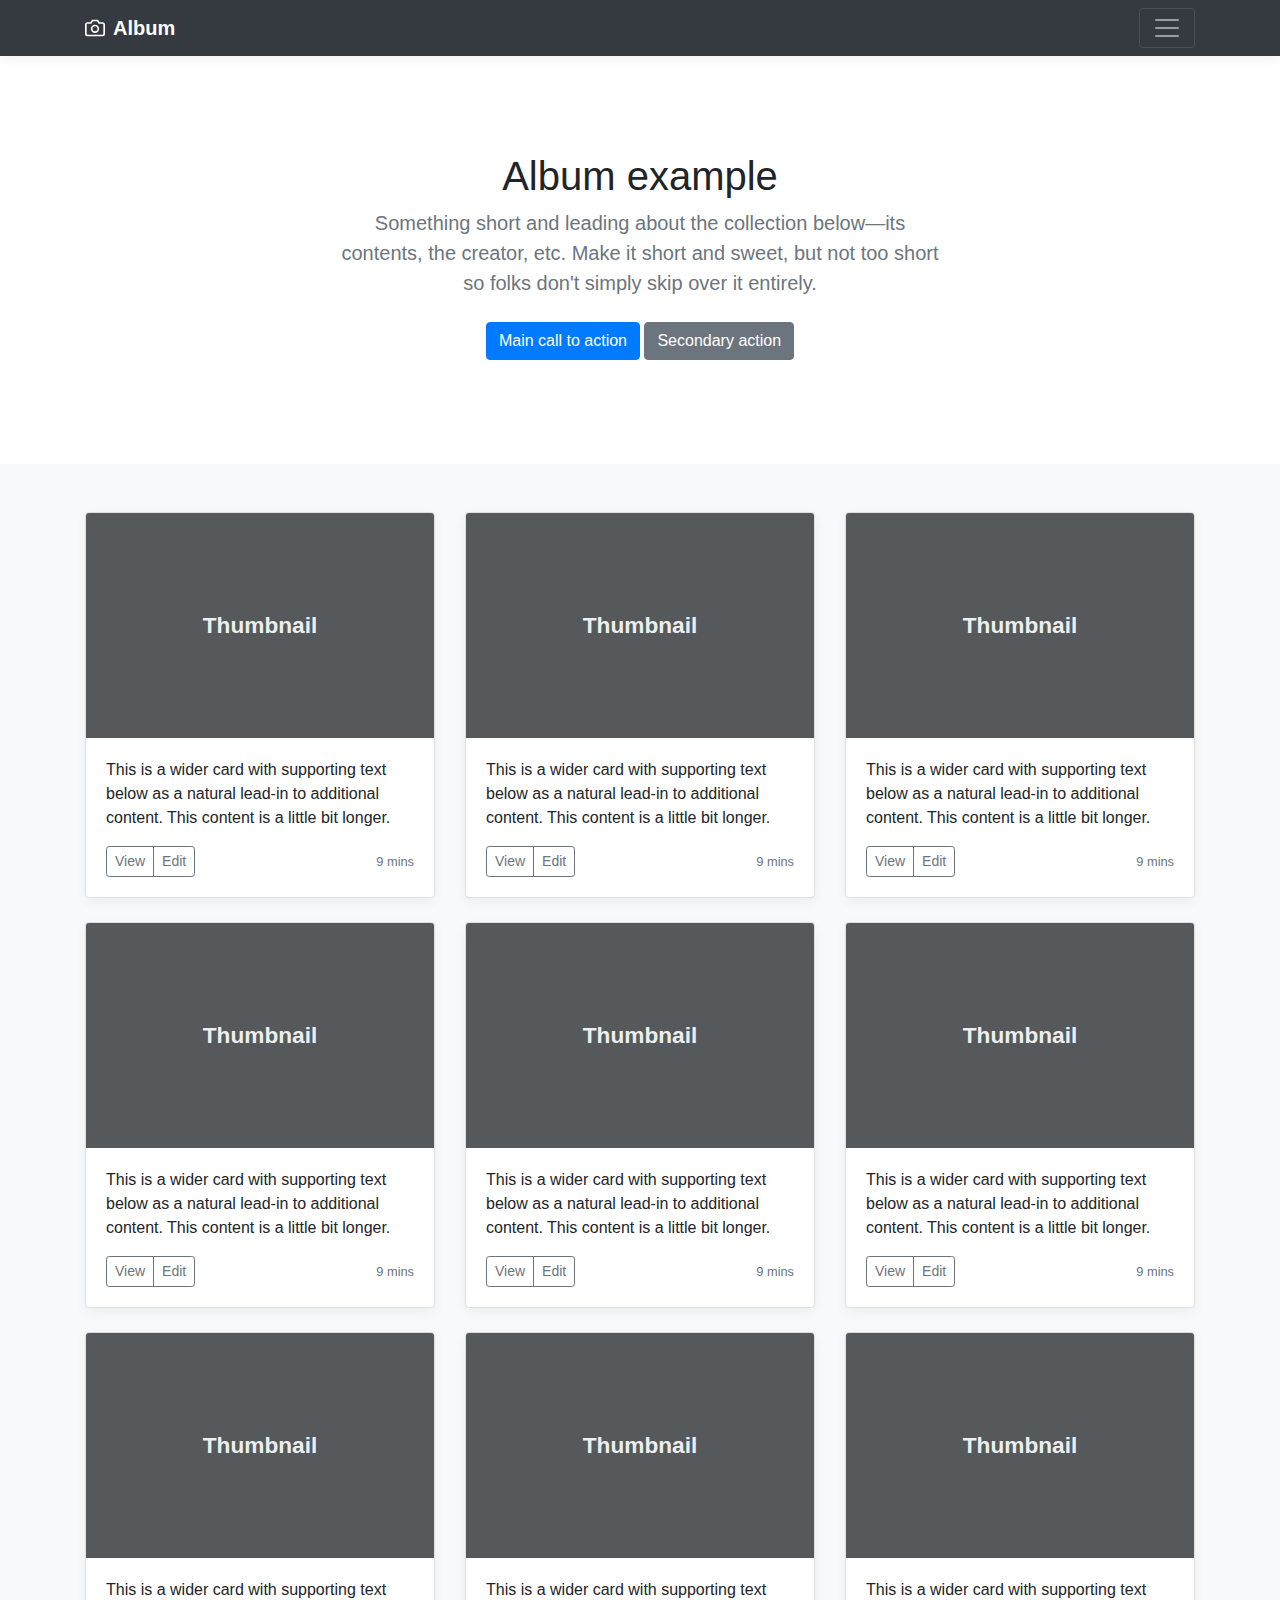
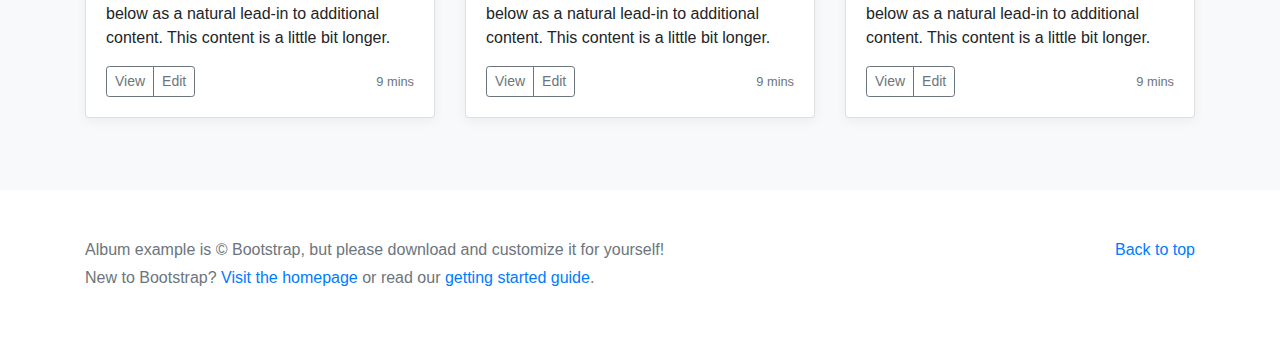
<file: boostrapfiles/bootstrap-4.1.1/bootstrap-4.1.1/docs/4.1/examples/album/index.html>
<!doctype html>
<html lang="en">
  <head>
    <meta charset="utf-8">
    <meta name="viewport" content="width=device-width, initial-scale=1, shrink-to-fit=no">
    <meta name="description" content="">
    <meta name="author" content="">
    <link rel="icon" href="../../../../favicon.ico">

    <title>Album example for Bootstrap</title>

    <!-- Bootstrap core CSS -->
    <link href="../../../../dist/css/bootstrap.min.css" rel="stylesheet">

    <!-- Custom styles for this template -->
    <link href="album.css" rel="stylesheet">
  </head>

  <body>

    <header>
      <div class="collapse bg-dark" id="navbarHeader">
        <div class="container">
          <div class="row">
            <div class="col-sm-8 col-md-7 py-4">
              <h4 class="text-white">About</h4>
              <p class="text-muted">Add some information about the album below, the author, or any other background context. Make it a few sentences long so folks can pick up some informative tidbits. Then, link them off to some social networking sites or contact information.</p>
            </div>
            <div class="col-sm-4 offset-md-1 py-4">
              <h4 class="text-white">Contact</h4>
              <ul class="list-unstyled">
                <li><a href="#" class="text-white">Follow on Twitter</a></li>
                <li><a href="#" class="text-white">Like on Facebook</a></li>
                <li><a href="#" class="text-white">Email me</a></li>
              </ul>
            </div>
          </div>
        </div>
      </div>
      <div class="navbar navbar-dark bg-dark box-shadow">
        <div class="container d-flex justify-content-between">
          <a href="#" class="navbar-brand d-flex align-items-center">
            <svg xmlns="http://www.w3.org/2000/svg" width="20" height="20" viewBox="0 0 24 24" fill="none" stroke="currentColor" stroke-width="2" stroke-linecap="round" stroke-linejoin="round" class="mr-2"><path d="M23 19a2 2 0 0 1-2 2H3a2 2 0 0 1-2-2V8a2 2 0 0 1 2-2h4l2-3h6l2 3h4a2 2 0 0 1 2 2z"></path><circle cx="12" cy="13" r="4"></circle></svg>
            <strong>Album</strong>
          </a>
          <button class="navbar-toggler" type="button" data-toggle="collapse" data-target="#navbarHeader" aria-controls="navbarHeader" aria-expanded="false" aria-label="Toggle navigation">
            <span class="navbar-toggler-icon"></span>
          </button>
        </div>
      </div>
    </header>

    <main role="main">

      <section class="jumbotron text-center">
        <div class="container">
          <h1 class="jumbotron-heading">Album example</h1>
          <p class="lead text-muted">Something short and leading about the collection below—its contents, the creator, etc. Make it short and sweet, but not too short so folks don't simply skip over it entirely.</p>
          <p>
            <a href="#" class="btn btn-primary my-2">Main call to action</a>
            <a href="#" class="btn btn-secondary my-2">Secondary action</a>
          </p>
        </div>
      </section>

      <div class="album py-5 bg-light">
        <div class="container">

          <div class="row">
            <div class="col-md-4">
              <div class="card mb-4 box-shadow">
                <img class="card-img-top" data-src="holder.js/100px225?theme=thumb&bg=55595c&fg=eceeef&text=Thumbnail" alt="Card image cap">
                <div class="card-body">
                  <p class="card-text">This is a wider card with supporting text below as a natural lead-in to additional content. This content is a little bit longer.</p>
                  <div class="d-flex justify-content-between align-items-center">
                    <div class="btn-group">
                      <button type="button" class="btn btn-sm btn-outline-secondary">View</button>
                      <button type="button" class="btn btn-sm btn-outline-secondary">Edit</button>
                    </div>
                    <small class="text-muted">9 mins</small>
                  </div>
                </div>
              </div>
            </div>
            <div class="col-md-4">
              <div class="card mb-4 box-shadow">
                <img class="card-img-top" data-src="holder.js/100px225?theme=thumb&bg=55595c&fg=eceeef&text=Thumbnail" alt="Card image cap">
                <div class="card-body">
                  <p class="card-text">This is a wider card with supporting text below as a natural lead-in to additional content. This content is a little bit longer.</p>
                  <div class="d-flex justify-content-between align-items-center">
                    <div class="btn-group">
                      <button type="button" class="btn btn-sm btn-outline-secondary">View</button>
                      <button type="button" class="btn btn-sm btn-outline-secondary">Edit</button>
                    </div>
                    <small class="text-muted">9 mins</small>
                  </div>
                </div>
              </div>
            </div>
            <div class="col-md-4">
              <div class="card mb-4 box-shadow">
                <img class="card-img-top" data-src="holder.js/100px225?theme=thumb&bg=55595c&fg=eceeef&text=Thumbnail" alt="Card image cap">
                <div class="card-body">
                  <p class="card-text">This is a wider card with supporting text below as a natural lead-in to additional content. This content is a little bit longer.</p>
                  <div class="d-flex justify-content-between align-items-center">
                    <div class="btn-group">
                      <button type="button" class="btn btn-sm btn-outline-secondary">View</button>
                      <button type="button" class="btn btn-sm btn-outline-secondary">Edit</button>
                    </div>
                    <small class="text-muted">9 mins</small>
                  </div>
                </div>
              </div>
            </div>

            <div class="col-md-4">
              <div class="card mb-4 box-shadow">
                <img class="card-img-top" data-src="holder.js/100px225?theme=thumb&bg=55595c&fg=eceeef&text=Thumbnail" alt="Card image cap">
                <div class="card-body">
                  <p class="card-text">This is a wider card with supporting text below as a natural lead-in to additional content. This content is a little bit longer.</p>
                  <div class="d-flex justify-content-between align-items-center">
                    <div class="btn-group">
                      <button type="button" class="btn btn-sm btn-outline-secondary">View</button>
                      <button type="button" class="btn btn-sm btn-outline-secondary">Edit</button>
                    </div>
                    <small class="text-muted">9 mins</small>
                  </div>
                </div>
              </div>
            </div>
            <div class="col-md-4">
              <div class="card mb-4 box-shadow">
                <img class="card-img-top" data-src="holder.js/100px225?theme=thumb&bg=55595c&fg=eceeef&text=Thumbnail" alt="Card image cap">
                <div class="card-body">
                  <p class="card-text">This is a wider card with supporting text below as a natural lead-in to additional content. This content is a little bit longer.</p>
                  <div class="d-flex justify-content-between align-items-center">
                    <div class="btn-group">
                      <button type="button" class="btn btn-sm btn-outline-secondary">View</button>
                      <button type="button" class="btn btn-sm btn-outline-secondary">Edit</button>
                    </div>
                    <small class="text-muted">9 mins</small>
                  </div>
                </div>
              </div>
            </div>
            <div class="col-md-4">
              <div class="card mb-4 box-shadow">
                <img class="card-img-top" data-src="holder.js/100px225?theme=thumb&bg=55595c&fg=eceeef&text=Thumbnail" alt="Card image cap">
                <div class="card-body">
                  <p class="card-text">This is a wider card with supporting text below as a natural lead-in to additional content. This content is a little bit longer.</p>
                  <div class="d-flex justify-content-between align-items-center">
                    <div class="btn-group">
                      <button type="button" class="btn btn-sm btn-outline-secondary">View</button>
                      <button type="button" class="btn btn-sm btn-outline-secondary">Edit</button>
                    </div>
                    <small class="text-muted">9 mins</small>
                  </div>
                </div>
              </div>
            </div>

            <div class="col-md-4">
              <div class="card mb-4 box-shadow">
                <img class="card-img-top" data-src="holder.js/100px225?theme=thumb&bg=55595c&fg=eceeef&text=Thumbnail" alt="Card image cap">
                <div class="card-body">
                  <p class="card-text">This is a wider card with supporting text below as a natural lead-in to additional content. This content is a little bit longer.</p>
                  <div class="d-flex justify-content-between align-items-center">
                    <div class="btn-group">
                      <button type="button" class="btn btn-sm btn-outline-secondary">View</button>
                      <button type="button" class="btn btn-sm btn-outline-secondary">Edit</button>
                    </div>
                    <small class="text-muted">9 mins</small>
                  </div>
                </div>
              </div>
            </div>
            <div class="col-md-4">
              <div class="card mb-4 box-shadow">
                <img class="card-img-top" data-src="holder.js/100px225?theme=thumb&bg=55595c&fg=eceeef&text=Thumbnail" alt="Card image cap">
                <div class="card-body">
                  <p class="card-text">This is a wider card with supporting text below as a natural lead-in to additional content. This content is a little bit longer.</p>
                  <div class="d-flex justify-content-between align-items-center">
                    <div class="btn-group">
                      <button type="button" class="btn btn-sm btn-outline-secondary">View</button>
                      <button type="button" class="btn btn-sm btn-outline-secondary">Edit</button>
                    </div>
                    <small class="text-muted">9 mins</small>
                  </div>
                </div>
              </div>
            </div>
            <div class="col-md-4">
              <div class="card mb-4 box-shadow">
                <img class="card-img-top" data-src="holder.js/100px225?theme=thumb&bg=55595c&fg=eceeef&text=Thumbnail" alt="Card image cap">
                <div class="card-body">
                  <p class="card-text">This is a wider card with supporting text below as a natural lead-in to additional content. This content is a little bit longer.</p>
                  <div class="d-flex justify-content-between align-items-center">
                    <div class="btn-group">
                      <button type="button" class="btn btn-sm btn-outline-secondary">View</button>
                      <button type="button" class="btn btn-sm btn-outline-secondary">Edit</button>
                    </div>
                    <small class="text-muted">9 mins</small>
                  </div>
                </div>
              </div>
            </div>
          </div>
        </div>
      </div>

    </main>

    <footer class="text-muted">
      <div class="container">
        <p class="float-right">
          <a href="#">Back to top</a>
        </p>
        <p>Album example is &copy; Bootstrap, but please download and customize it for yourself!</p>
        <p>New to Bootstrap? <a href="../../">Visit the homepage</a> or read our <a href="../../getting-started/">getting started guide</a>.</p>
      </div>
    </footer>

    <!-- Bootstrap core JavaScript
    ================================================== -->
    <!-- Placed at the end of the document so the pages load faster -->
    <script src="https://code.jquery.com/jquery-3.3.1.slim.min.js" integrity="sha384-q8i/X+965DzO0rT7abK41JStQIAqVgRVzpbzo5smXKp4YfRvH+8abtTE1Pi6jizo" crossorigin="anonymous"></script>
    <script>window.jQuery || document.write('<script src="../../../../assets/js/vendor/jquery-slim.min.js"><\/script>')</script>
    <script src="../../../../assets/js/vendor/popper.min.js"></script>
    <script src="../../../../dist/js/bootstrap.min.js"></script>
    <script src="../../../../assets/js/vendor/holder.min.js"></script>
  </body>
</html>
</file>
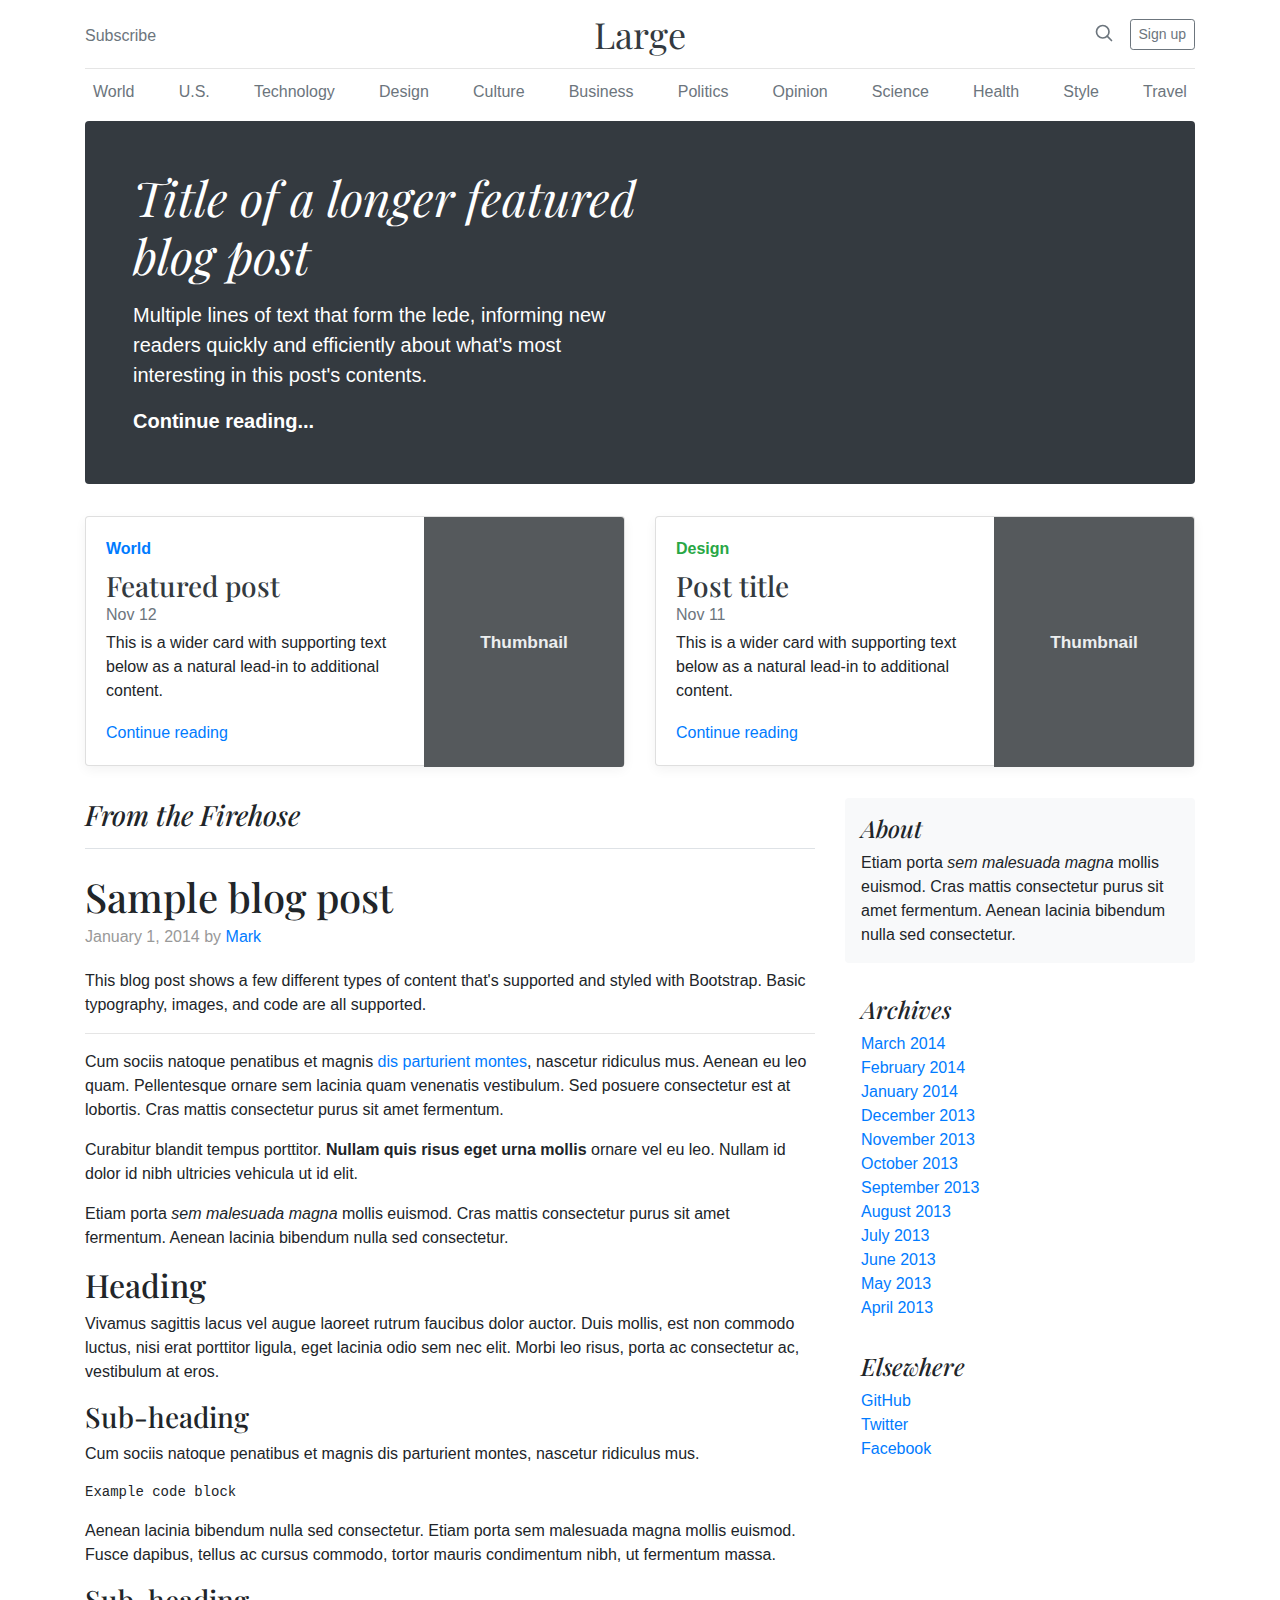
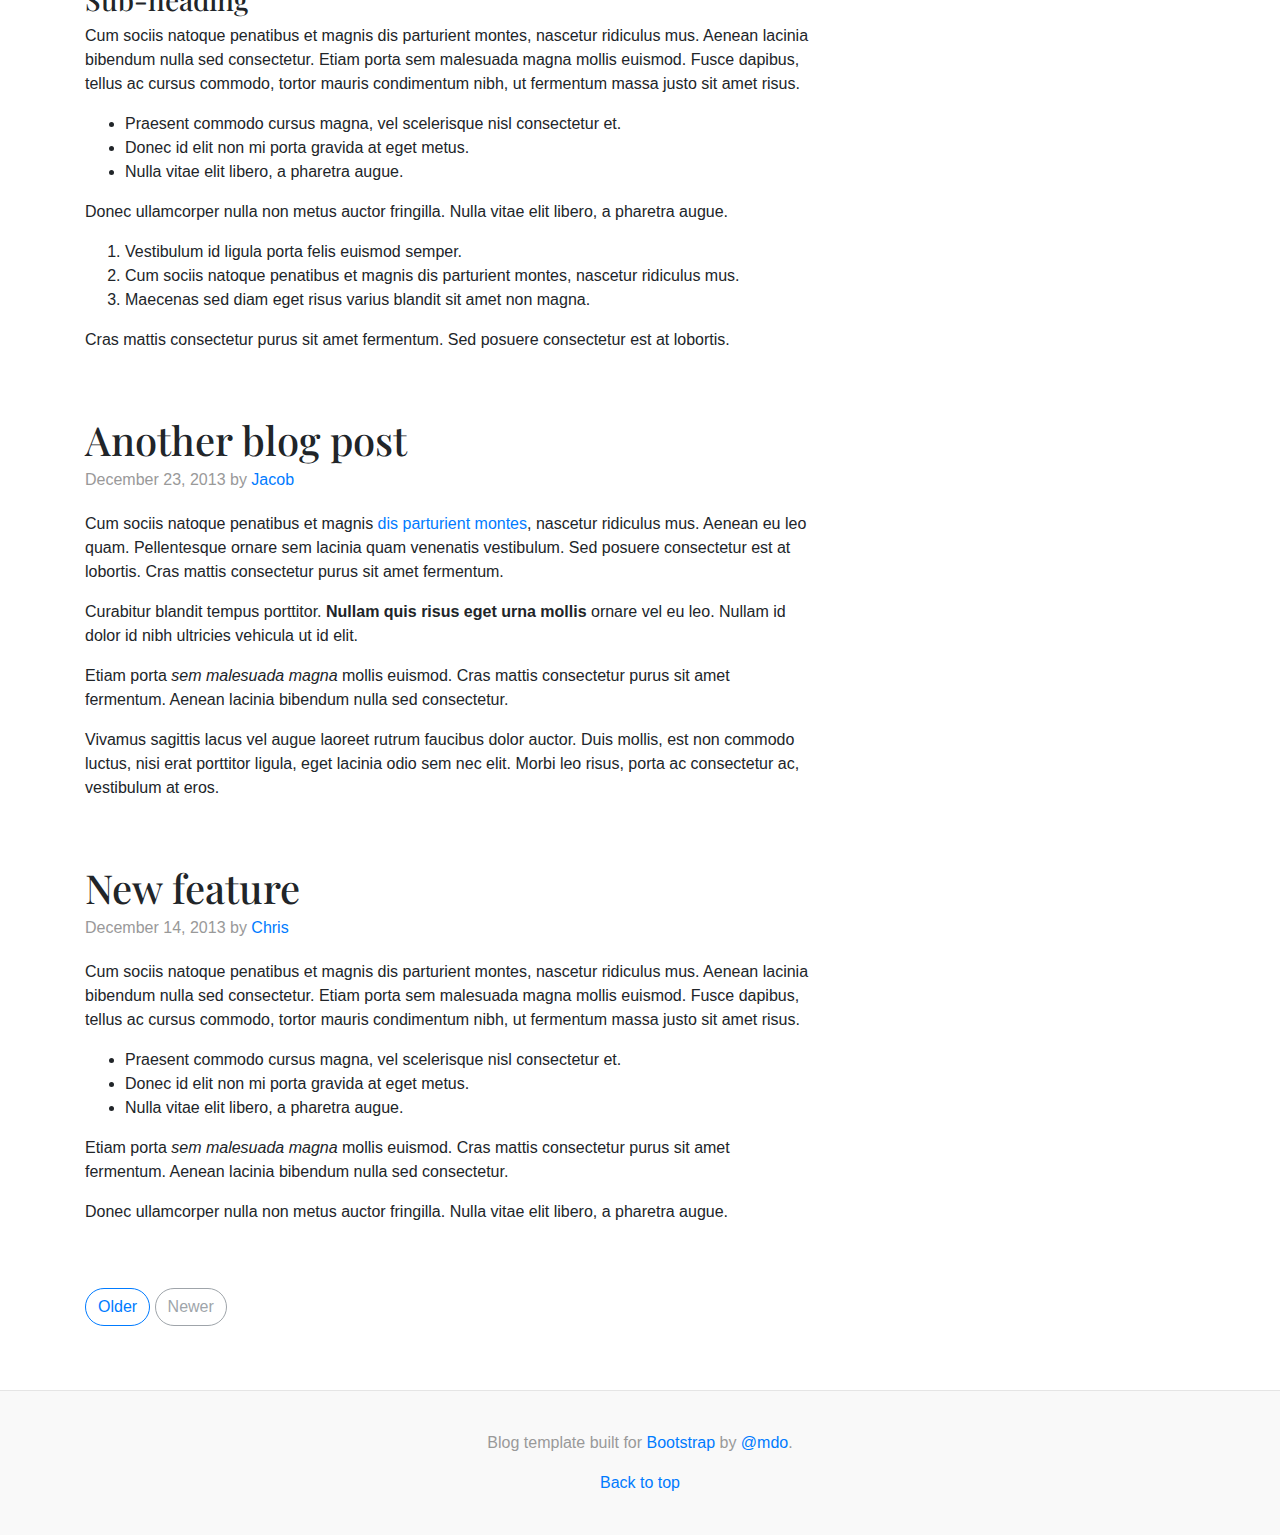
<file: boostrapfiles/bootstrap-4.1.1/bootstrap-4.1.1/docs/4.1/examples/blog/index.html>
<!doctype html>
<html lang="en">
  <head>
    <meta charset="utf-8">
    <meta name="viewport" content="width=device-width, initial-scale=1, shrink-to-fit=no">
    <meta name="description" content="">
    <meta name="author" content="">
    <link rel="icon" href="../../../../favicon.ico">

    <title>Blog Template for Bootstrap</title>

    <!-- Bootstrap core CSS -->
    <link href="../../../../dist/css/bootstrap.min.css" rel="stylesheet">

    <!-- Custom styles for this template -->
    <link href="https://fonts.googleapis.com/css?family=Playfair+Display:700,900" rel="stylesheet">
    <link href="blog.css" rel="stylesheet">
  </head>

  <body>

    <div class="container">
      <header class="blog-header py-3">
        <div class="row flex-nowrap justify-content-between align-items-center">
          <div class="col-4 pt-1">
            <a class="text-muted" href="#">Subscribe</a>
          </div>
          <div class="col-4 text-center">
            <a class="blog-header-logo text-dark" href="#">Large</a>
          </div>
          <div class="col-4 d-flex justify-content-end align-items-center">
            <a class="text-muted" href="#">
              <svg xmlns="http://www.w3.org/2000/svg" width="20" height="20" viewBox="0 0 24 24" fill="none" stroke="currentColor" stroke-width="2" stroke-linecap="round" stroke-linejoin="round" class="mx-3"><circle cx="10.5" cy="10.5" r="7.5"></circle><line x1="21" y1="21" x2="15.8" y2="15.8"></line></svg>
            </a>
            <a class="btn btn-sm btn-outline-secondary" href="#">Sign up</a>
          </div>
        </div>
      </header>

      <div class="nav-scroller py-1 mb-2">
        <nav class="nav d-flex justify-content-between">
          <a class="p-2 text-muted" href="#">World</a>
          <a class="p-2 text-muted" href="#">U.S.</a>
          <a class="p-2 text-muted" href="#">Technology</a>
          <a class="p-2 text-muted" href="#">Design</a>
          <a class="p-2 text-muted" href="#">Culture</a>
          <a class="p-2 text-muted" href="#">Business</a>
          <a class="p-2 text-muted" href="#">Politics</a>
          <a class="p-2 text-muted" href="#">Opinion</a>
          <a class="p-2 text-muted" href="#">Science</a>
          <a class="p-2 text-muted" href="#">Health</a>
          <a class="p-2 text-muted" href="#">Style</a>
          <a class="p-2 text-muted" href="#">Travel</a>
        </nav>
      </div>

      <div class="jumbotron p-3 p-md-5 text-white rounded bg-dark">
        <div class="col-md-6 px-0">
          <h1 class="display-4 font-italic">Title of a longer featured blog post</h1>
          <p class="lead my-3">Multiple lines of text that form the lede, informing new readers quickly and efficiently about what's most interesting in this post's contents.</p>
          <p class="lead mb-0"><a href="#" class="text-white font-weight-bold">Continue reading...</a></p>
        </div>
      </div>

      <div class="row mb-2">
        <div class="col-md-6">
          <div class="card flex-md-row mb-4 box-shadow h-md-250">
            <div class="card-body d-flex flex-column align-items-start">
              <strong class="d-inline-block mb-2 text-primary">World</strong>
              <h3 class="mb-0">
                <a class="text-dark" href="#">Featured post</a>
              </h3>
              <div class="mb-1 text-muted">Nov 12</div>
              <p class="card-text mb-auto">This is a wider card with supporting text below as a natural lead-in to additional content.</p>
              <a href="#">Continue reading</a>
            </div>
            <img class="card-img-right flex-auto d-none d-lg-block" data-src="holder.js/200x250?theme=thumb" alt="Card image cap">
          </div>
        </div>
        <div class="col-md-6">
          <div class="card flex-md-row mb-4 box-shadow h-md-250">
            <div class="card-body d-flex flex-column align-items-start">
              <strong class="d-inline-block mb-2 text-success">Design</strong>
              <h3 class="mb-0">
                <a class="text-dark" href="#">Post title</a>
              </h3>
              <div class="mb-1 text-muted">Nov 11</div>
              <p class="card-text mb-auto">This is a wider card with supporting text below as a natural lead-in to additional content.</p>
              <a href="#">Continue reading</a>
            </div>
            <img class="card-img-right flex-auto d-none d-lg-block" data-src="holder.js/200x250?theme=thumb" alt="Card image cap">
          </div>
        </div>
      </div>
    </div>

    <main role="main" class="container">
      <div class="row">
        <div class="col-md-8 blog-main">
          <h3 class="pb-3 mb-4 font-italic border-bottom">
            From the Firehose
          </h3>

          <div class="blog-post">
            <h2 class="blog-post-title">Sample blog post</h2>
            <p class="blog-post-meta">January 1, 2014 by <a href="#">Mark</a></p>

            <p>This blog post shows a few different types of content that's supported and styled with Bootstrap. Basic typography, images, and code are all supported.</p>
            <hr>
            <p>Cum sociis natoque penatibus et magnis <a href="#">dis parturient montes</a>, nascetur ridiculus mus. Aenean eu leo quam. Pellentesque ornare sem lacinia quam venenatis vestibulum. Sed posuere consectetur est at lobortis. Cras mattis consectetur purus sit amet fermentum.</p>
            <blockquote>
              <p>Curabitur blandit tempus porttitor. <strong>Nullam quis risus eget urna mollis</strong> ornare vel eu leo. Nullam id dolor id nibh ultricies vehicula ut id elit.</p>
            </blockquote>
            <p>Etiam porta <em>sem malesuada magna</em> mollis euismod. Cras mattis consectetur purus sit amet fermentum. Aenean lacinia bibendum nulla sed consectetur.</p>
            <h2>Heading</h2>
            <p>Vivamus sagittis lacus vel augue laoreet rutrum faucibus dolor auctor. Duis mollis, est non commodo luctus, nisi erat porttitor ligula, eget lacinia odio sem nec elit. Morbi leo risus, porta ac consectetur ac, vestibulum at eros.</p>
            <h3>Sub-heading</h3>
            <p>Cum sociis natoque penatibus et magnis dis parturient montes, nascetur ridiculus mus.</p>
            <pre><code>Example code block</code></pre>
            <p>Aenean lacinia bibendum nulla sed consectetur. Etiam porta sem malesuada magna mollis euismod. Fusce dapibus, tellus ac cursus commodo, tortor mauris condimentum nibh, ut fermentum massa.</p>
            <h3>Sub-heading</h3>
            <p>Cum sociis natoque penatibus et magnis dis parturient montes, nascetur ridiculus mus. Aenean lacinia bibendum nulla sed consectetur. Etiam porta sem malesuada magna mollis euismod. Fusce dapibus, tellus ac cursus commodo, tortor mauris condimentum nibh, ut fermentum massa justo sit amet risus.</p>
            <ul>
              <li>Praesent commodo cursus magna, vel scelerisque nisl consectetur et.</li>
              <li>Donec id elit non mi porta gravida at eget metus.</li>
              <li>Nulla vitae elit libero, a pharetra augue.</li>
            </ul>
            <p>Donec ullamcorper nulla non metus auctor fringilla. Nulla vitae elit libero, a pharetra augue.</p>
            <ol>
              <li>Vestibulum id ligula porta felis euismod semper.</li>
              <li>Cum sociis natoque penatibus et magnis dis parturient montes, nascetur ridiculus mus.</li>
              <li>Maecenas sed diam eget risus varius blandit sit amet non magna.</li>
            </ol>
            <p>Cras mattis consectetur purus sit amet fermentum. Sed posuere consectetur est at lobortis.</p>
          </div><!-- /.blog-post -->

          <div class="blog-post">
            <h2 class="blog-post-title">Another blog post</h2>
            <p class="blog-post-meta">December 23, 2013 by <a href="#">Jacob</a></p>

            <p>Cum sociis natoque penatibus et magnis <a href="#">dis parturient montes</a>, nascetur ridiculus mus. Aenean eu leo quam. Pellentesque ornare sem lacinia quam venenatis vestibulum. Sed posuere consectetur est at lobortis. Cras mattis consectetur purus sit amet fermentum.</p>
            <blockquote>
              <p>Curabitur blandit tempus porttitor. <strong>Nullam quis risus eget urna mollis</strong> ornare vel eu leo. Nullam id dolor id nibh ultricies vehicula ut id elit.</p>
            </blockquote>
            <p>Etiam porta <em>sem malesuada magna</em> mollis euismod. Cras mattis consectetur purus sit amet fermentum. Aenean lacinia bibendum nulla sed consectetur.</p>
            <p>Vivamus sagittis lacus vel augue laoreet rutrum faucibus dolor auctor. Duis mollis, est non commodo luctus, nisi erat porttitor ligula, eget lacinia odio sem nec elit. Morbi leo risus, porta ac consectetur ac, vestibulum at eros.</p>
          </div><!-- /.blog-post -->

          <div class="blog-post">
            <h2 class="blog-post-title">New feature</h2>
            <p class="blog-post-meta">December 14, 2013 by <a href="#">Chris</a></p>

            <p>Cum sociis natoque penatibus et magnis dis parturient montes, nascetur ridiculus mus. Aenean lacinia bibendum nulla sed consectetur. Etiam porta sem malesuada magna mollis euismod. Fusce dapibus, tellus ac cursus commodo, tortor mauris condimentum nibh, ut fermentum massa justo sit amet risus.</p>
            <ul>
              <li>Praesent commodo cursus magna, vel scelerisque nisl consectetur et.</li>
              <li>Donec id elit non mi porta gravida at eget metus.</li>
              <li>Nulla vitae elit libero, a pharetra augue.</li>
            </ul>
            <p>Etiam porta <em>sem malesuada magna</em> mollis euismod. Cras mattis consectetur purus sit amet fermentum. Aenean lacinia bibendum nulla sed consectetur.</p>
            <p>Donec ullamcorper nulla non metus auctor fringilla. Nulla vitae elit libero, a pharetra augue.</p>
          </div><!-- /.blog-post -->

          <nav class="blog-pagination">
            <a class="btn btn-outline-primary" href="#">Older</a>
            <a class="btn btn-outline-secondary disabled" href="#">Newer</a>
          </nav>

        </div><!-- /.blog-main -->

        <aside class="col-md-4 blog-sidebar">
          <div class="p-3 mb-3 bg-light rounded">
            <h4 class="font-italic">About</h4>
            <p class="mb-0">Etiam porta <em>sem malesuada magna</em> mollis euismod. Cras mattis consectetur purus sit amet fermentum. Aenean lacinia bibendum nulla sed consectetur.</p>
          </div>

          <div class="p-3">
            <h4 class="font-italic">Archives</h4>
            <ol class="list-unstyled mb-0">
              <li><a href="#">March 2014</a></li>
              <li><a href="#">February 2014</a></li>
              <li><a href="#">January 2014</a></li>
              <li><a href="#">December 2013</a></li>
              <li><a href="#">November 2013</a></li>
              <li><a href="#">October 2013</a></li>
              <li><a href="#">September 2013</a></li>
              <li><a href="#">August 2013</a></li>
              <li><a href="#">July 2013</a></li>
              <li><a href="#">June 2013</a></li>
              <li><a href="#">May 2013</a></li>
              <li><a href="#">April 2013</a></li>
            </ol>
          </div>

          <div class="p-3">
            <h4 class="font-italic">Elsewhere</h4>
            <ol class="list-unstyled">
              <li><a href="#">GitHub</a></li>
              <li><a href="#">Twitter</a></li>
              <li><a href="#">Facebook</a></li>
            </ol>
          </div>
        </aside><!-- /.blog-sidebar -->

      </div><!-- /.row -->

    </main><!-- /.container -->

    <footer class="blog-footer">
      <p>Blog template built for <a href="https://getbootstrap.com/">Bootstrap</a> by <a href="https://twitter.com/mdo">@mdo</a>.</p>
      <p>
        <a href="#">Back to top</a>
      </p>
    </footer>

    <!-- Bootstrap core JavaScript
    ================================================== -->
    <!-- Placed at the end of the document so the pages load faster -->
    <script src="https://code.jquery.com/jquery-3.3.1.slim.min.js" integrity="sha384-q8i/X+965DzO0rT7abK41JStQIAqVgRVzpbzo5smXKp4YfRvH+8abtTE1Pi6jizo" crossorigin="anonymous"></script>
    <script>window.jQuery || document.write('<script src="../../../../assets/js/vendor/jquery-slim.min.js"><\/script>')</script>
    <script src="../../../../assets/js/vendor/popper.min.js"></script>
    <script src="../../../../dist/js/bootstrap.min.js"></script>
    <script src="../../../../assets/js/vendor/holder.min.js"></script>
    <script>
      Holder.addTheme('thumb', {
        bg: '#55595c',
        fg: '#eceeef',
        text: 'Thumbnail'
      });
    </script>
  </body>
</html>
</file>
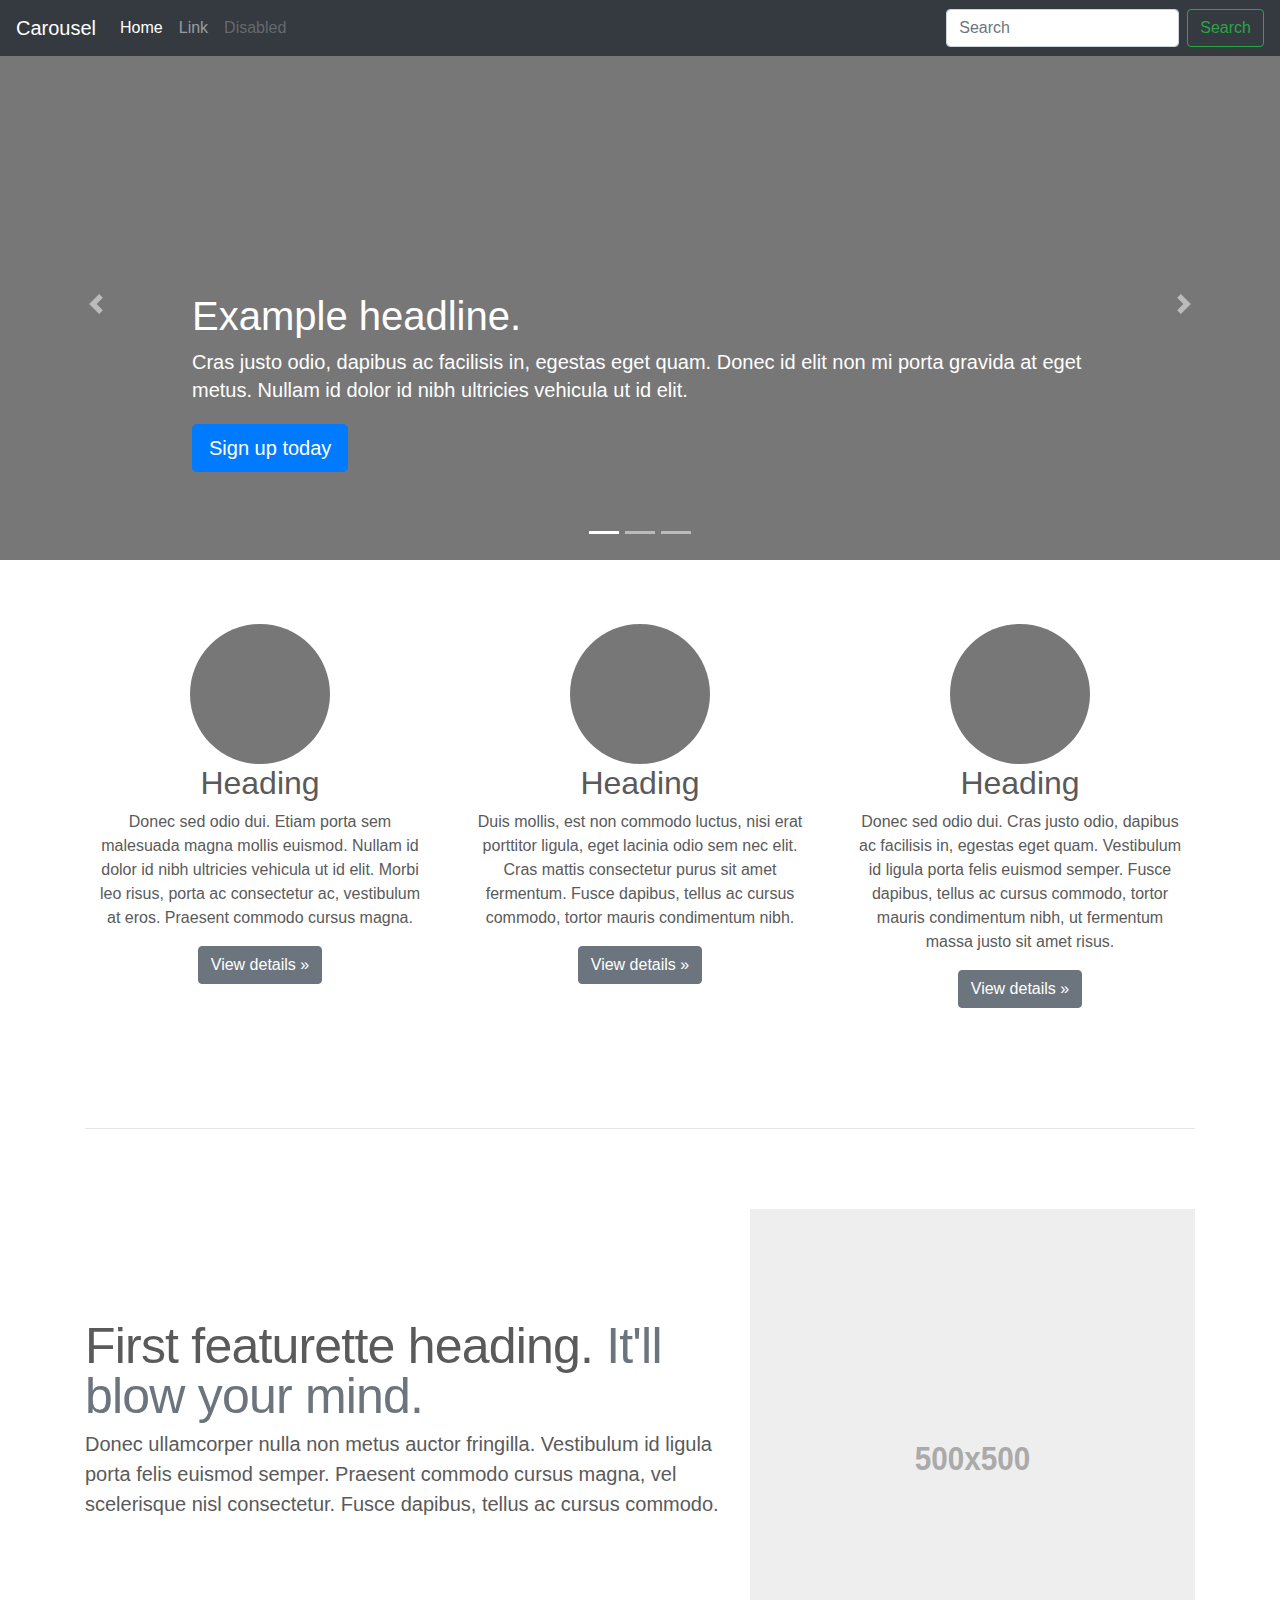
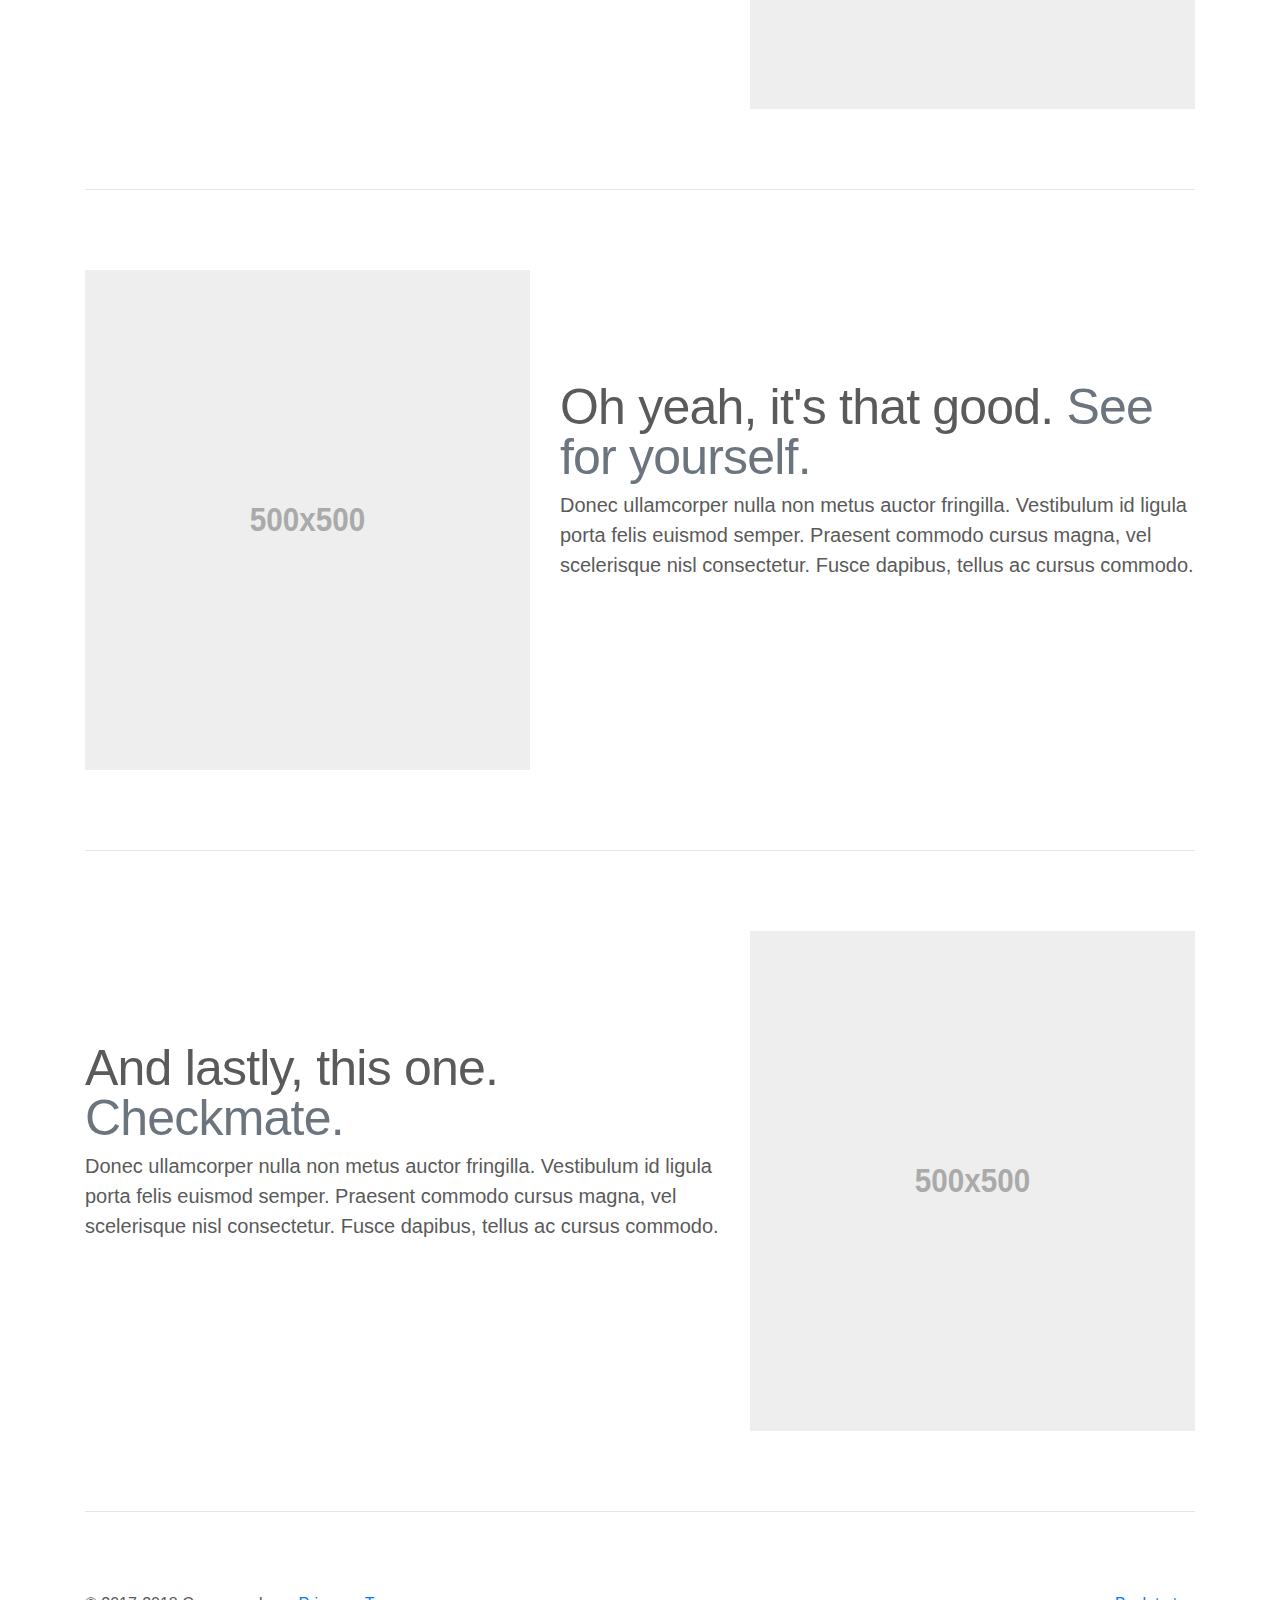
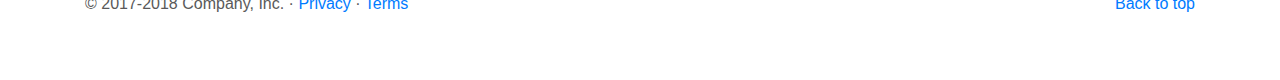
<file: boostrapfiles/bootstrap-4.1.1/bootstrap-4.1.1/docs/4.1/examples/carousel/index.html>
<!doctype html>
<html lang="en">
  <head>
    <meta charset="utf-8">
    <meta name="viewport" content="width=device-width, initial-scale=1, shrink-to-fit=no">
    <meta name="description" content="">
    <meta name="author" content="">
    <link rel="icon" href="../../../../favicon.ico">

    <title>Carousel Template for Bootstrap</title>

    <!-- Bootstrap core CSS -->
    <link href="../../../../dist/css/bootstrap.min.css" rel="stylesheet">

    <!-- Custom styles for this template -->
    <link href="carousel.css" rel="stylesheet">
  </head>
  <body>

    <header>
      <nav class="navbar navbar-expand-md navbar-dark fixed-top bg-dark">
        <a class="navbar-brand" href="#">Carousel</a>
        <button class="navbar-toggler" type="button" data-toggle="collapse" data-target="#navbarCollapse" aria-controls="navbarCollapse" aria-expanded="false" aria-label="Toggle navigation">
          <span class="navbar-toggler-icon"></span>
        </button>
        <div class="collapse navbar-collapse" id="navbarCollapse">
          <ul class="navbar-nav mr-auto">
            <li class="nav-item active">
              <a class="nav-link" href="#">Home <span class="sr-only">(current)</span></a>
            </li>
            <li class="nav-item">
              <a class="nav-link" href="#">Link</a>
            </li>
            <li class="nav-item">
              <a class="nav-link disabled" href="#">Disabled</a>
            </li>
          </ul>
          <form class="form-inline mt-2 mt-md-0">
            <input class="form-control mr-sm-2" type="text" placeholder="Search" aria-label="Search">
            <button class="btn btn-outline-success my-2 my-sm-0" type="submit">Search</button>
          </form>
        </div>
      </nav>
    </header>

    <main role="main">

      <div id="myCarousel" class="carousel slide" data-ride="carousel">
        <ol class="carousel-indicators">
          <li data-target="#myCarousel" data-slide-to="0" class="active"></li>
          <li data-target="#myCarousel" data-slide-to="1"></li>
          <li data-target="#myCarousel" data-slide-to="2"></li>
        </ol>
        <div class="carousel-inner">
          <div class="carousel-item active">
            <img class="first-slide" src="[data-uri]" alt="First slide">
            <div class="container">
              <div class="carousel-caption text-left">
                <h1>Example headline.</h1>
                <p>Cras justo odio, dapibus ac facilisis in, egestas eget quam. Donec id elit non mi porta gravida at eget metus. Nullam id dolor id nibh ultricies vehicula ut id elit.</p>
                <p><a class="btn btn-lg btn-primary" href="#" role="button">Sign up today</a></p>
              </div>
            </div>
          </div>
          <div class="carousel-item">
            <img class="second-slide" src="[data-uri]" alt="Second slide">
            <div class="container">
              <div class="carousel-caption">
                <h1>Another example headline.</h1>
                <p>Cras justo odio, dapibus ac facilisis in, egestas eget quam. Donec id elit non mi porta gravida at eget metus. Nullam id dolor id nibh ultricies vehicula ut id elit.</p>
                <p><a class="btn btn-lg btn-primary" href="#" role="button">Learn more</a></p>
              </div>
            </div>
          </div>
          <div class="carousel-item">
            <img class="third-slide" src="[data-uri]" alt="Third slide">
            <div class="container">
              <div class="carousel-caption text-right">
                <h1>One more for good measure.</h1>
                <p>Cras justo odio, dapibus ac facilisis in, egestas eget quam. Donec id elit non mi porta gravida at eget metus. Nullam id dolor id nibh ultricies vehicula ut id elit.</p>
                <p><a class="btn btn-lg btn-primary" href="#" role="button">Browse gallery</a></p>
              </div>
            </div>
          </div>
        </div>
        <a class="carousel-control-prev" href="#myCarousel" role="button" data-slide="prev">
          <span class="carousel-control-prev-icon" aria-hidden="true"></span>
          <span class="sr-only">Previous</span>
        </a>
        <a class="carousel-control-next" href="#myCarousel" role="button" data-slide="next">
          <span class="carousel-control-next-icon" aria-hidden="true"></span>
          <span class="sr-only">Next</span>
        </a>
      </div>


      <!-- Marketing messaging and featurettes
      ================================================== -->
      <!-- Wrap the rest of the page in another container to center all the content. -->

      <div class="container marketing">

        <!-- Three columns of text below the carousel -->
        <div class="row">
          <div class="col-lg-4">
            <img class="rounded-circle" src="[data-uri]" alt="Generic placeholder image" width="140" height="140">
            <h2>Heading</h2>
            <p>Donec sed odio dui. Etiam porta sem malesuada magna mollis euismod. Nullam id dolor id nibh ultricies vehicula ut id elit. Morbi leo risus, porta ac consectetur ac, vestibulum at eros. Praesent commodo cursus magna.</p>
            <p><a class="btn btn-secondary" href="#" role="button">View details &raquo;</a></p>
          </div><!-- /.col-lg-4 -->
          <div class="col-lg-4">
            <img class="rounded-circle" src="[data-uri]" alt="Generic placeholder image" width="140" height="140">
            <h2>Heading</h2>
            <p>Duis mollis, est non commodo luctus, nisi erat porttitor ligula, eget lacinia odio sem nec elit. Cras mattis consectetur purus sit amet fermentum. Fusce dapibus, tellus ac cursus commodo, tortor mauris condimentum nibh.</p>
            <p><a class="btn btn-secondary" href="#" role="button">View details &raquo;</a></p>
          </div><!-- /.col-lg-4 -->
          <div class="col-lg-4">
            <img class="rounded-circle" src="[data-uri]" alt="Generic placeholder image" width="140" height="140">
            <h2>Heading</h2>
            <p>Donec sed odio dui. Cras justo odio, dapibus ac facilisis in, egestas eget quam. Vestibulum id ligula porta felis euismod semper. Fusce dapibus, tellus ac cursus commodo, tortor mauris condimentum nibh, ut fermentum massa justo sit amet risus.</p>
            <p><a class="btn btn-secondary" href="#" role="button">View details &raquo;</a></p>
          </div><!-- /.col-lg-4 -->
        </div><!-- /.row -->


        <!-- START THE FEATURETTES -->

        <hr class="featurette-divider">

        <div class="row featurette">
          <div class="col-md-7">
            <h2 class="featurette-heading">First featurette heading. <span class="text-muted">It'll blow your mind.</span></h2>
            <p class="lead">Donec ullamcorper nulla non metus auctor fringilla. Vestibulum id ligula porta felis euismod semper. Praesent commodo cursus magna, vel scelerisque nisl consectetur. Fusce dapibus, tellus ac cursus commodo.</p>
          </div>
          <div class="col-md-5">
            <img class="featurette-image img-fluid mx-auto" data-src="holder.js/500x500/auto" alt="Generic placeholder image">
          </div>
        </div>

        <hr class="featurette-divider">

        <div class="row featurette">
          <div class="col-md-7 order-md-2">
            <h2 class="featurette-heading">Oh yeah, it's that good. <span class="text-muted">See for yourself.</span></h2>
            <p class="lead">Donec ullamcorper nulla non metus auctor fringilla. Vestibulum id ligula porta felis euismod semper. Praesent commodo cursus magna, vel scelerisque nisl consectetur. Fusce dapibus, tellus ac cursus commodo.</p>
          </div>
          <div class="col-md-5 order-md-1">
            <img class="featurette-image img-fluid mx-auto" data-src="holder.js/500x500/auto" alt="Generic placeholder image">
          </div>
        </div>

        <hr class="featurette-divider">

        <div class="row featurette">
          <div class="col-md-7">
            <h2 class="featurette-heading">And lastly, this one. <span class="text-muted">Checkmate.</span></h2>
            <p class="lead">Donec ullamcorper nulla non metus auctor fringilla. Vestibulum id ligula porta felis euismod semper. Praesent commodo cursus magna, vel scelerisque nisl consectetur. Fusce dapibus, tellus ac cursus commodo.</p>
          </div>
          <div class="col-md-5">
            <img class="featurette-image img-fluid mx-auto" data-src="holder.js/500x500/auto" alt="Generic placeholder image">
          </div>
        </div>

        <hr class="featurette-divider">

        <!-- /END THE FEATURETTES -->

      </div><!-- /.container -->


      <!-- FOOTER -->
      <footer class="container">
        <p class="float-right"><a href="#">Back to top</a></p>
        <p>&copy; 2017-2018 Company, Inc. &middot; <a href="#">Privacy</a> &middot; <a href="#">Terms</a></p>
      </footer>
    </main>

    <!-- Bootstrap core JavaScript
    ================================================== -->
    <!-- Placed at the end of the document so the pages load faster -->
    <script src="https://code.jquery.com/jquery-3.3.1.slim.min.js" integrity="sha384-q8i/X+965DzO0rT7abK41JStQIAqVgRVzpbzo5smXKp4YfRvH+8abtTE1Pi6jizo" crossorigin="anonymous"></script>
    <script>window.jQuery || document.write('<script src="../../../../assets/js/vendor/jquery-slim.min.js"><\/script>')</script>
    <script src="../../../../assets/js/vendor/popper.min.js"></script>
    <script src="../../../../dist/js/bootstrap.min.js"></script>
    <!-- Just to make our placeholder images work. Don't actually copy the next line! -->
    <script src="../../../../assets/js/vendor/holder.min.js"></script>
  </body>
</html>
</file>
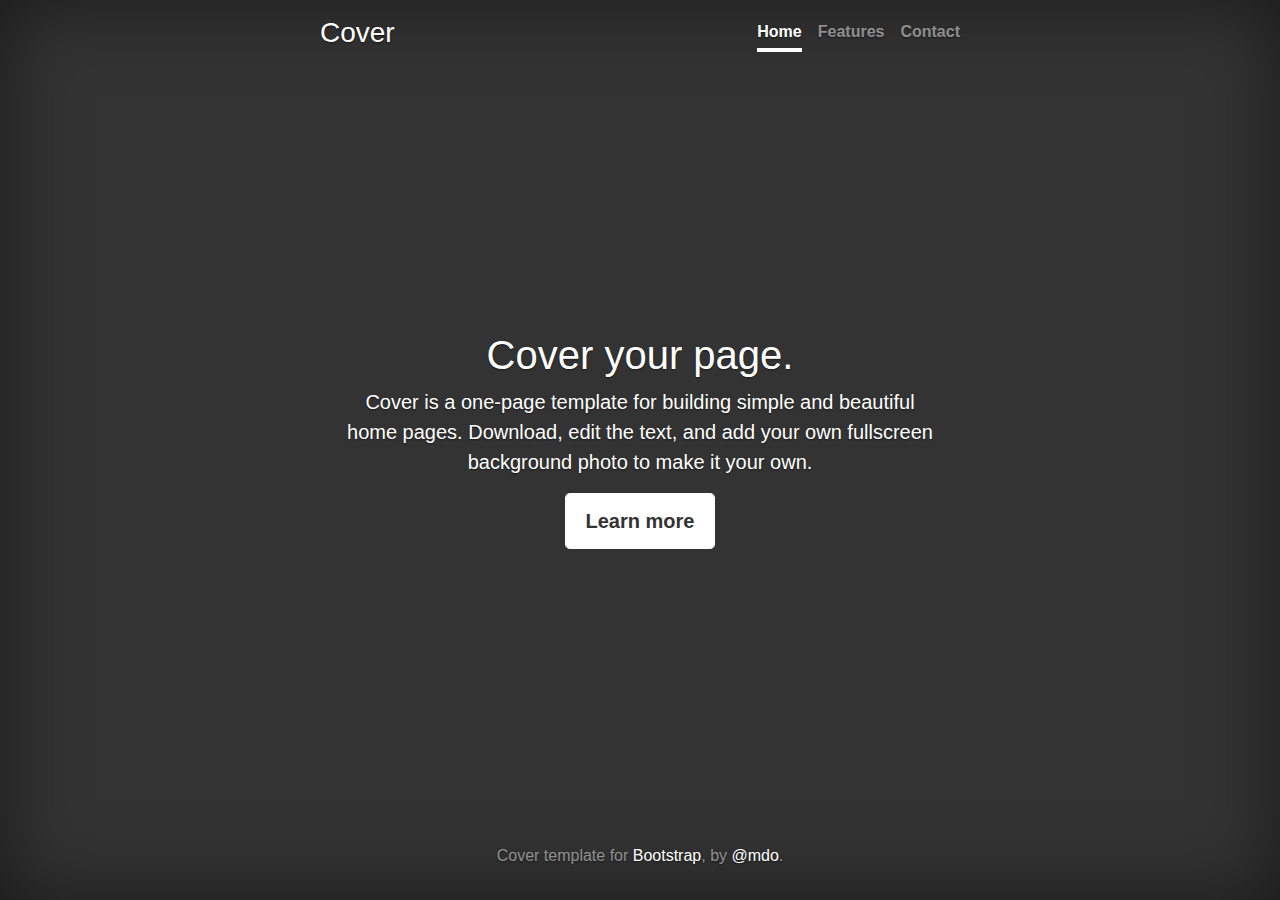
<file: boostrapfiles/bootstrap-4.1.1/bootstrap-4.1.1/docs/4.1/examples/cover/index.html>
<!doctype html>
<html lang="en">
  <head>
    <meta charset="utf-8">
    <meta name="viewport" content="width=device-width, initial-scale=1, shrink-to-fit=no">
    <meta name="description" content="">
    <meta name="author" content="">
    <link rel="icon" href="../../../../favicon.ico">

    <title>Cover Template for Bootstrap</title>

    <!-- Bootstrap core CSS -->
    <link href="../../../../dist/css/bootstrap.min.css" rel="stylesheet">

    <!-- Custom styles for this template -->
    <link href="cover.css" rel="stylesheet">
  </head>

  <body class="text-center">

    <div class="cover-container d-flex w-100 h-100 p-3 mx-auto flex-column">
      <header class="masthead mb-auto">
        <div class="inner">
          <h3 class="masthead-brand">Cover</h3>
          <nav class="nav nav-masthead justify-content-center">
            <a class="nav-link active" href="#">Home</a>
            <a class="nav-link" href="#">Features</a>
            <a class="nav-link" href="#">Contact</a>
          </nav>
        </div>
      </header>

      <main role="main" class="inner cover">
        <h1 class="cover-heading">Cover your page.</h1>
        <p class="lead">Cover is a one-page template for building simple and beautiful home pages. Download, edit the text, and add your own fullscreen background photo to make it your own.</p>
        <p class="lead">
          <a href="#" class="btn btn-lg btn-secondary">Learn more</a>
        </p>
      </main>

      <footer class="mastfoot mt-auto">
        <div class="inner">
          <p>Cover template for <a href="https://getbootstrap.com/">Bootstrap</a>, by <a href="https://twitter.com/mdo">@mdo</a>.</p>
        </div>
      </footer>
    </div>


    <!-- Bootstrap core JavaScript
    ================================================== -->
    <!-- Placed at the end of the document so the pages load faster -->
    <script src="https://code.jquery.com/jquery-3.3.1.slim.min.js" integrity="sha384-q8i/X+965DzO0rT7abK41JStQIAqVgRVzpbzo5smXKp4YfRvH+8abtTE1Pi6jizo" crossorigin="anonymous"></script>
    <script>window.jQuery || document.write('<script src="../../../../assets/js/vendor/jquery-slim.min.js"><\/script>')</script>
    <script src="../../../../assets/js/vendor/popper.min.js"></script>
    <script src="../../../../dist/js/bootstrap.min.js"></script>
  </body>
</html>
</file>
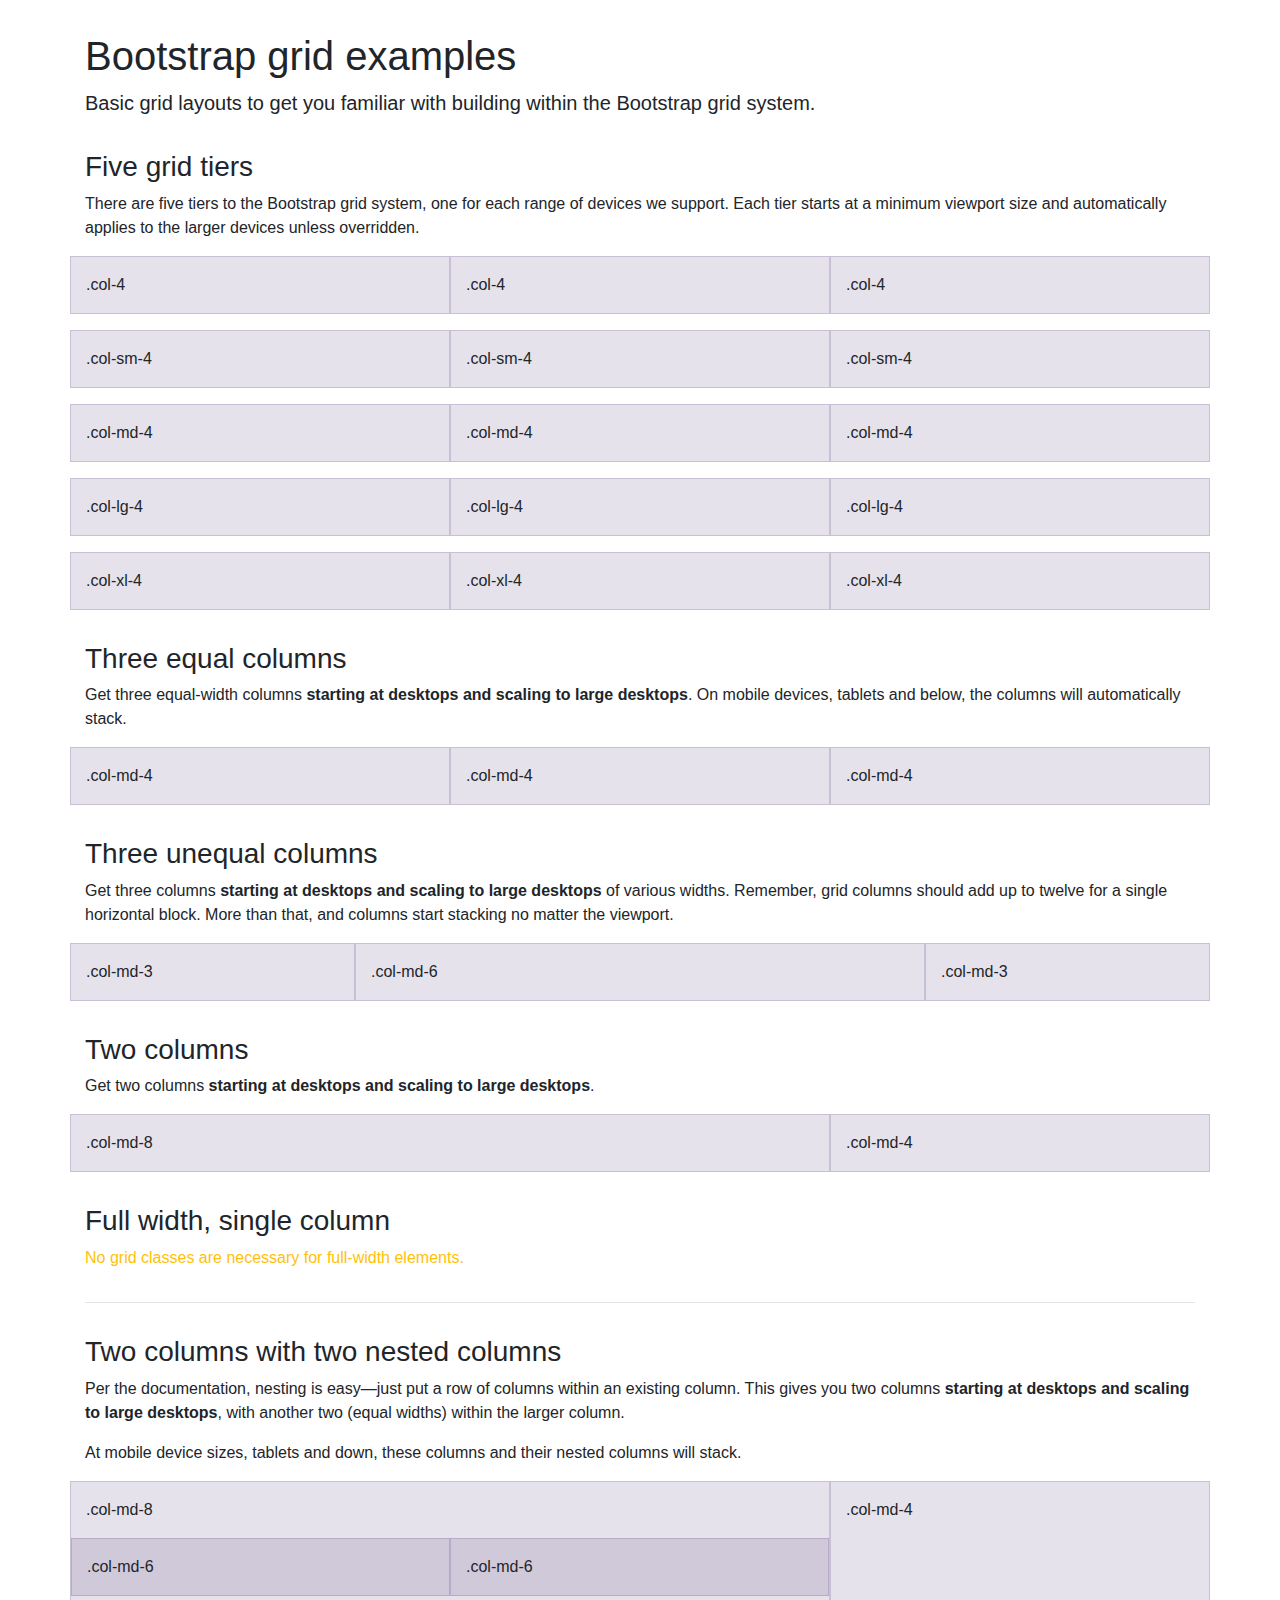
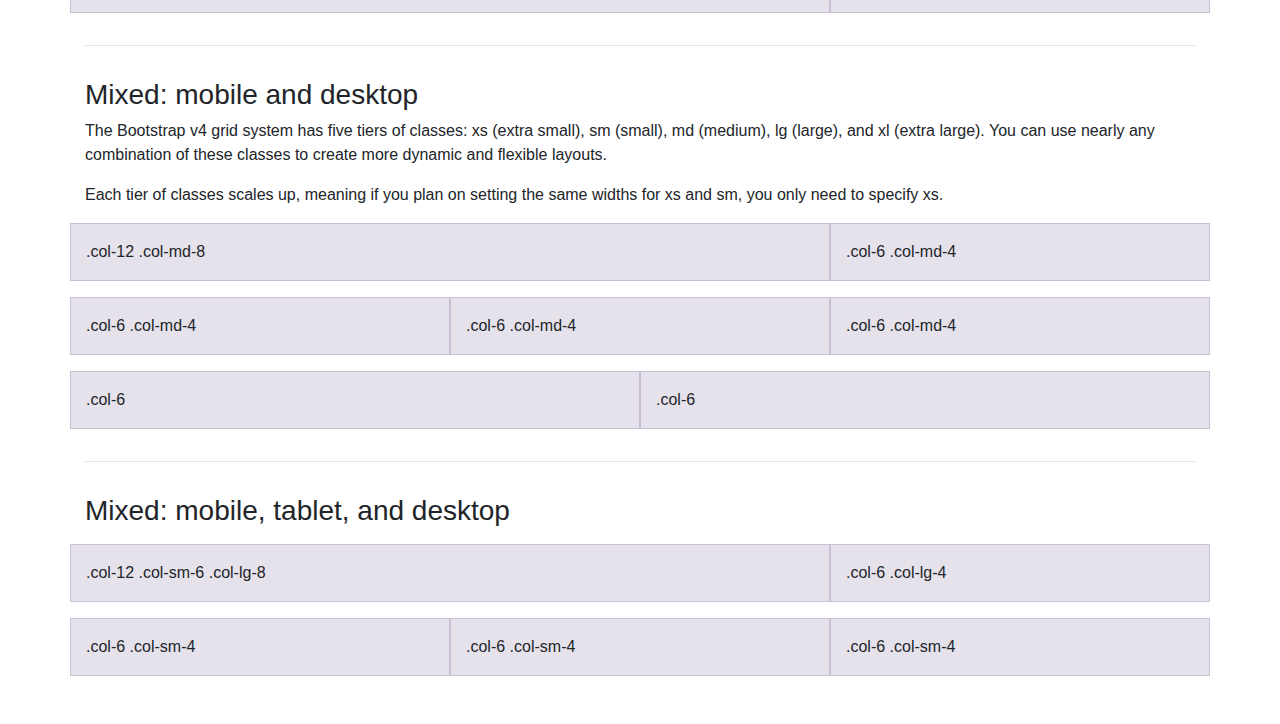
<file: boostrapfiles/bootstrap-4.1.1/bootstrap-4.1.1/docs/4.1/examples/grid/index.html>
<!doctype html>
<html lang="en">
  <head>
    <meta charset="utf-8">
    <meta name="viewport" content="width=device-width, initial-scale=1, shrink-to-fit=no">
    <meta name="description" content="">
    <meta name="author" content="">
    <link rel="icon" href="../../../../favicon.ico">

    <title>Grid Template for Bootstrap</title>

    <!-- Bootstrap core CSS -->
    <link href="../../../../dist/css/bootstrap.min.css" rel="stylesheet">

    <!-- Custom styles for this template -->
    <link href="grid.css" rel="stylesheet">
  </head>

  <body>
    <div class="container">

      <h1>Bootstrap grid examples</h1>
      <p class="lead">Basic grid layouts to get you familiar with building within the Bootstrap grid system.</p>

      <h3>Five grid tiers</h3>
      <p>There are five tiers to the Bootstrap grid system, one for each range of devices we support. Each tier starts at a minimum viewport size and automatically applies to the larger devices unless overridden.</p>

      <div class="row">
        <div class="col-4">.col-4</div>
        <div class="col-4">.col-4</div>
        <div class="col-4">.col-4</div>
      </div>

      <div class="row">
        <div class="col-sm-4">.col-sm-4</div>
        <div class="col-sm-4">.col-sm-4</div>
        <div class="col-sm-4">.col-sm-4</div>
      </div>

      <div class="row">
        <div class="col-md-4">.col-md-4</div>
        <div class="col-md-4">.col-md-4</div>
        <div class="col-md-4">.col-md-4</div>
      </div>

      <div class="row">
        <div class="col-lg-4">.col-lg-4</div>
        <div class="col-lg-4">.col-lg-4</div>
        <div class="col-lg-4">.col-lg-4</div>
      </div>

      <div class="row">
        <div class="col-xl-4">.col-xl-4</div>
        <div class="col-xl-4">.col-xl-4</div>
        <div class="col-xl-4">.col-xl-4</div>
      </div>

      <h3>Three equal columns</h3>
      <p>Get three equal-width columns <strong>starting at desktops and scaling to large desktops</strong>. On mobile devices, tablets and below, the columns will automatically stack.</p>
      <div class="row">
        <div class="col-md-4">.col-md-4</div>
        <div class="col-md-4">.col-md-4</div>
        <div class="col-md-4">.col-md-4</div>
      </div>

      <h3>Three unequal columns</h3>
      <p>Get three columns <strong>starting at desktops and scaling to large desktops</strong> of various widths. Remember, grid columns should add up to twelve for a single horizontal block. More than that, and columns start stacking no matter the viewport.</p>
      <div class="row">
        <div class="col-md-3">.col-md-3</div>
        <div class="col-md-6">.col-md-6</div>
        <div class="col-md-3">.col-md-3</div>
      </div>

      <h3>Two columns</h3>
      <p>Get two columns <strong>starting at desktops and scaling to large desktops</strong>.</p>
      <div class="row">
        <div class="col-md-8">.col-md-8</div>
        <div class="col-md-4">.col-md-4</div>
      </div>

      <h3>Full width, single column</h3>
      <p class="text-warning">No grid classes are necessary for full-width elements.</p>

      <hr>

      <h3>Two columns with two nested columns</h3>
      <p>Per the documentation, nesting is easy—just put a row of columns within an existing column. This gives you two columns <strong>starting at desktops and scaling to large desktops</strong>, with another two (equal widths) within the larger column.</p>
      <p>At mobile device sizes, tablets and down, these columns and their nested columns will stack.</p>
      <div class="row">
        <div class="col-md-8">
          .col-md-8
          <div class="row">
            <div class="col-md-6">.col-md-6</div>
            <div class="col-md-6">.col-md-6</div>
          </div>
        </div>
        <div class="col-md-4">.col-md-4</div>
      </div>

      <hr>

      <h3>Mixed: mobile and desktop</h3>
      <p>The Bootstrap v4 grid system has five tiers of classes: xs (extra small), sm (small), md (medium), lg (large), and xl (extra large). You can use nearly any combination of these classes to create more dynamic and flexible layouts.</p>
      <p>Each tier of classes scales up, meaning if you plan on setting the same widths for xs and sm, you only need to specify xs.</p>
      <div class="row">
        <div class="col-12 col-md-8">.col-12 .col-md-8</div>
        <div class="col-6 col-md-4">.col-6 .col-md-4</div>
      </div>
      <div class="row">
        <div class="col-6 col-md-4">.col-6 .col-md-4</div>
        <div class="col-6 col-md-4">.col-6 .col-md-4</div>
        <div class="col-6 col-md-4">.col-6 .col-md-4</div>
      </div>
      <div class="row">
        <div class="col-6">.col-6</div>
        <div class="col-6">.col-6</div>
      </div>

      <hr>

      <h3>Mixed: mobile, tablet, and desktop</h3>
      <p></p>
      <div class="row">
        <div class="col-12 col-sm-6 col-lg-8">.col-12 .col-sm-6 .col-lg-8</div>
        <div class="col-6 col-lg-4">.col-6 .col-lg-4</div>
      </div>
      <div class="row">
        <div class="col-6 col-sm-4">.col-6 .col-sm-4</div>
        <div class="col-6 col-sm-4">.col-6 .col-sm-4</div>
        <div class="col-6 col-sm-4">.col-6 .col-sm-4</div>
      </div>

    </div> <!-- /container -->
  </body>
</html>
</file>
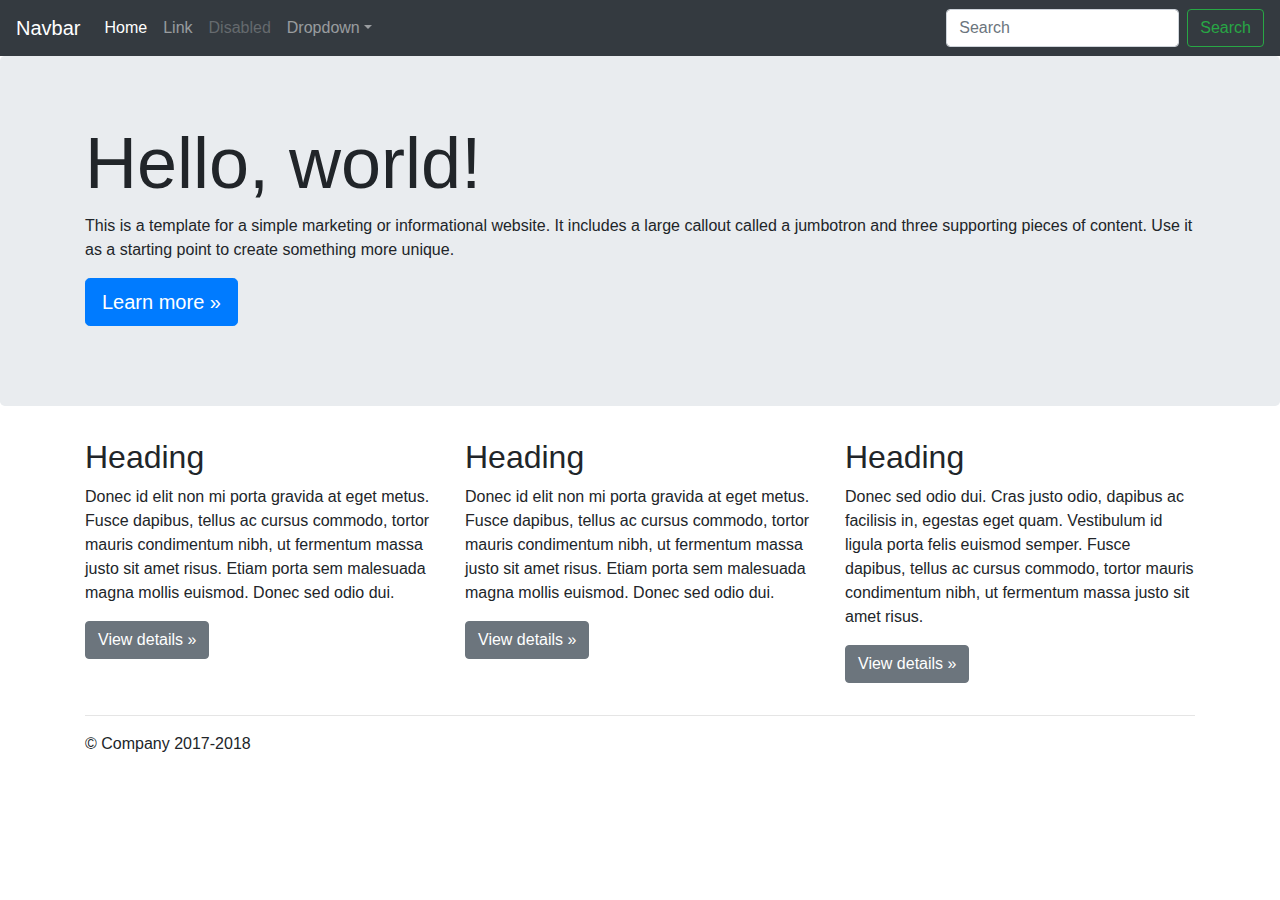
<file: boostrapfiles/bootstrap-4.1.1/bootstrap-4.1.1/docs/4.1/examples/jumbotron/index.html>
<!doctype html>
<html lang="en">
  <head>
    <meta charset="utf-8">
    <meta name="viewport" content="width=device-width, initial-scale=1, shrink-to-fit=no">
    <meta name="description" content="">
    <meta name="author" content="">
    <link rel="icon" href="../../../../favicon.ico">

    <title>Jumbotron Template for Bootstrap</title>

    <!-- Bootstrap core CSS -->
    <link href="../../../../dist/css/bootstrap.min.css" rel="stylesheet">

    <!-- Custom styles for this template -->
    <link href="jumbotron.css" rel="stylesheet">
  </head>

  <body>

    <nav class="navbar navbar-expand-md navbar-dark fixed-top bg-dark">
      <a class="navbar-brand" href="#">Navbar</a>
      <button class="navbar-toggler" type="button" data-toggle="collapse" data-target="#navbarsExampleDefault" aria-controls="navbarsExampleDefault" aria-expanded="false" aria-label="Toggle navigation">
        <span class="navbar-toggler-icon"></span>
      </button>

      <div class="collapse navbar-collapse" id="navbarsExampleDefault">
        <ul class="navbar-nav mr-auto">
          <li class="nav-item active">
            <a class="nav-link" href="#">Home <span class="sr-only">(current)</span></a>
          </li>
          <li class="nav-item">
            <a class="nav-link" href="#">Link</a>
          </li>
          <li class="nav-item">
            <a class="nav-link disabled" href="#">Disabled</a>
          </li>
          <li class="nav-item dropdown">
            <a class="nav-link dropdown-toggle" href="http://example.com" id="dropdown01" data-toggle="dropdown" aria-haspopup="true" aria-expanded="false">Dropdown</a>
            <div class="dropdown-menu" aria-labelledby="dropdown01">
              <a class="dropdown-item" href="#">Action</a>
              <a class="dropdown-item" href="#">Another action</a>
              <a class="dropdown-item" href="#">Something else here</a>
            </div>
          </li>
        </ul>
        <form class="form-inline my-2 my-lg-0">
          <input class="form-control mr-sm-2" type="text" placeholder="Search" aria-label="Search">
          <button class="btn btn-outline-success my-2 my-sm-0" type="submit">Search</button>
        </form>
      </div>
    </nav>

    <main role="main">

      <!-- Main jumbotron for a primary marketing message or call to action -->
      <div class="jumbotron">
        <div class="container">
          <h1 class="display-3">Hello, world!</h1>
          <p>This is a template for a simple marketing or informational website. It includes a large callout called a jumbotron and three supporting pieces of content. Use it as a starting point to create something more unique.</p>
          <p><a class="btn btn-primary btn-lg" href="#" role="button">Learn more &raquo;</a></p>
        </div>
      </div>

      <div class="container">
        <!-- Example row of columns -->
        <div class="row">
          <div class="col-md-4">
            <h2>Heading</h2>
            <p>Donec id elit non mi porta gravida at eget metus. Fusce dapibus, tellus ac cursus commodo, tortor mauris condimentum nibh, ut fermentum massa justo sit amet risus. Etiam porta sem malesuada magna mollis euismod. Donec sed odio dui. </p>
            <p><a class="btn btn-secondary" href="#" role="button">View details &raquo;</a></p>
          </div>
          <div class="col-md-4">
            <h2>Heading</h2>
            <p>Donec id elit non mi porta gravida at eget metus. Fusce dapibus, tellus ac cursus commodo, tortor mauris condimentum nibh, ut fermentum massa justo sit amet risus. Etiam porta sem malesuada magna mollis euismod. Donec sed odio dui. </p>
            <p><a class="btn btn-secondary" href="#" role="button">View details &raquo;</a></p>
          </div>
          <div class="col-md-4">
            <h2>Heading</h2>
            <p>Donec sed odio dui. Cras justo odio, dapibus ac facilisis in, egestas eget quam. Vestibulum id ligula porta felis euismod semper. Fusce dapibus, tellus ac cursus commodo, tortor mauris condimentum nibh, ut fermentum massa justo sit amet risus.</p>
            <p><a class="btn btn-secondary" href="#" role="button">View details &raquo;</a></p>
          </div>
        </div>

        <hr>

      </div> <!-- /container -->

    </main>

    <footer class="container">
      <p>&copy; Company 2017-2018</p>
    </footer>

    <!-- Bootstrap core JavaScript
    ================================================== -->
    <!-- Placed at the end of the document so the pages load faster -->
    <script src="https://code.jquery.com/jquery-3.3.1.slim.min.js" integrity="sha384-q8i/X+965DzO0rT7abK41JStQIAqVgRVzpbzo5smXKp4YfRvH+8abtTE1Pi6jizo" crossorigin="anonymous"></script>
    <script>window.jQuery || document.write('<script src="../../../../assets/js/vendor/jquery-slim.min.js"><\/script>')</script>
    <script src="../../../../assets/js/vendor/popper.min.js"></script>
    <script src="../../../../dist/js/bootstrap.min.js"></script>
  </body>
</html>
</file>
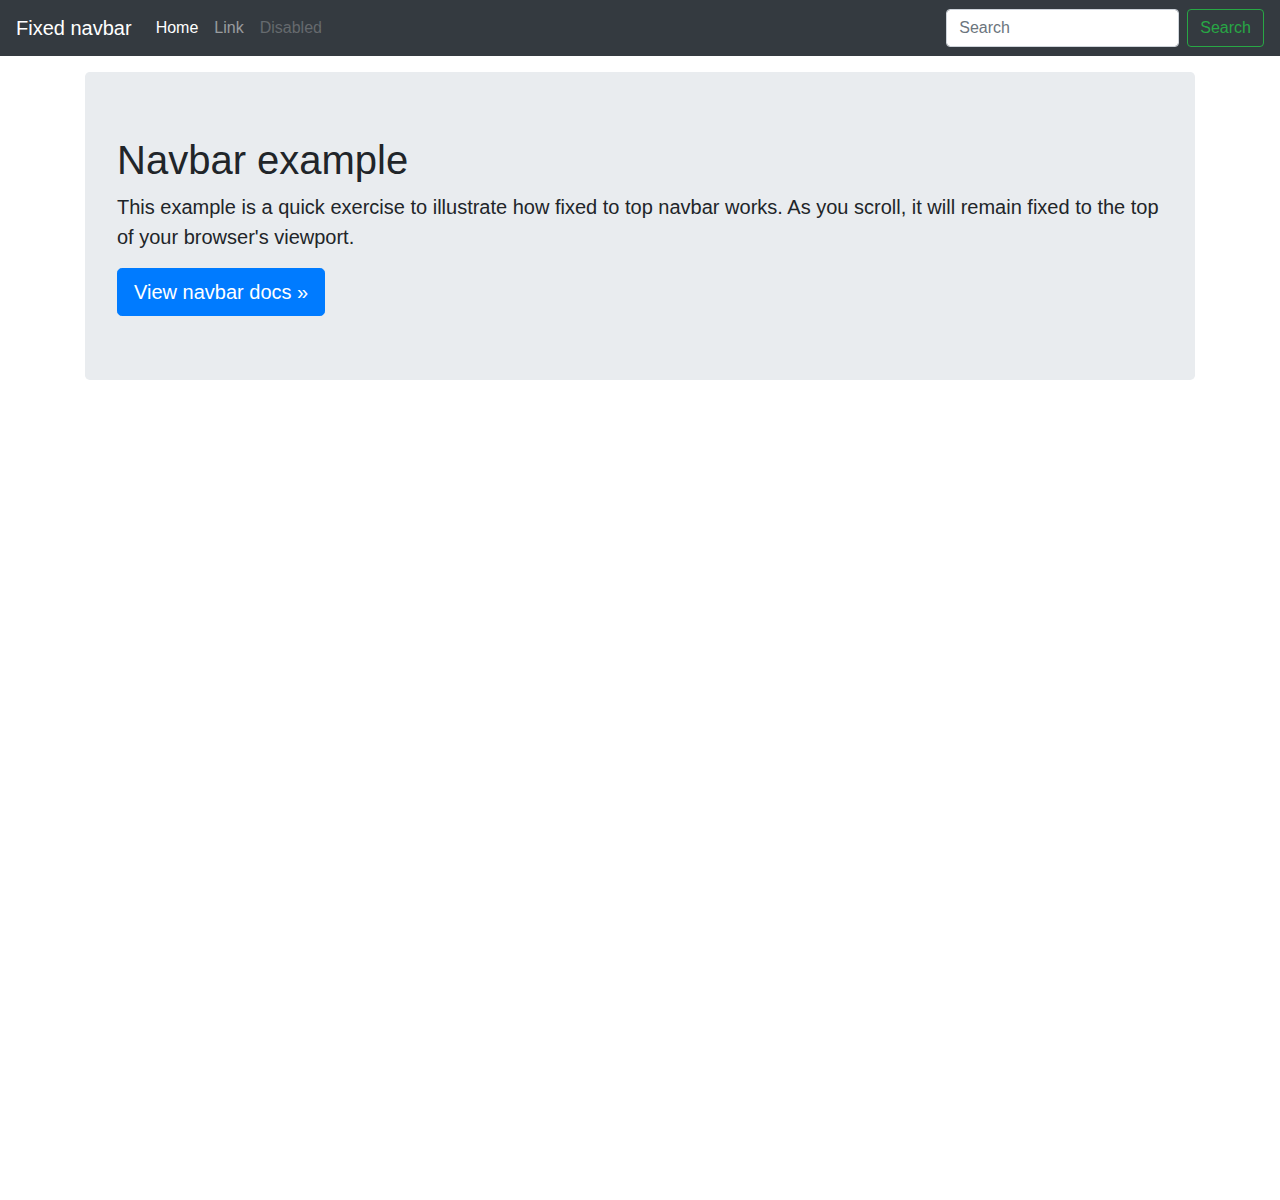
<file: boostrapfiles/bootstrap-4.1.1/bootstrap-4.1.1/docs/4.1/examples/navbar-fixed/index.html>
<!doctype html>
<html lang="en">
  <head>
    <meta charset="utf-8">
    <meta name="viewport" content="width=device-width, initial-scale=1, shrink-to-fit=no">
    <meta name="description" content="">
    <meta name="author" content="">
    <link rel="icon" href="../../../../favicon.ico">

    <title>Fixed top navbar example for Bootstrap</title>

    <!-- Bootstrap core CSS -->
    <link href="../../../../dist/css/bootstrap.min.css" rel="stylesheet">

    <!-- Custom styles for this template -->
    <link href="navbar-top-fixed.css" rel="stylesheet">
  </head>

  <body>

    <nav class="navbar navbar-expand-md navbar-dark fixed-top bg-dark">
      <a class="navbar-brand" href="#">Fixed navbar</a>
      <button class="navbar-toggler" type="button" data-toggle="collapse" data-target="#navbarCollapse" aria-controls="navbarCollapse" aria-expanded="false" aria-label="Toggle navigation">
        <span class="navbar-toggler-icon"></span>
      </button>
      <div class="collapse navbar-collapse" id="navbarCollapse">
        <ul class="navbar-nav mr-auto">
          <li class="nav-item active">
            <a class="nav-link" href="#">Home <span class="sr-only">(current)</span></a>
          </li>
          <li class="nav-item">
            <a class="nav-link" href="#">Link</a>
          </li>
          <li class="nav-item">
            <a class="nav-link disabled" href="#">Disabled</a>
          </li>
        </ul>
        <form class="form-inline mt-2 mt-md-0">
          <input class="form-control mr-sm-2" type="text" placeholder="Search" aria-label="Search">
          <button class="btn btn-outline-success my-2 my-sm-0" type="submit">Search</button>
        </form>
      </div>
    </nav>

    <main role="main" class="container">
      <div class="jumbotron">
        <h1>Navbar example</h1>
        <p class="lead">This example is a quick exercise to illustrate how fixed to top navbar works. As you scroll, it will remain fixed to the top of your browser's viewport.</p>
        <a class="btn btn-lg btn-primary" href="../../components/navbar/" role="button">View navbar docs &raquo;</a>
      </div>
    </main>

    <!-- Bootstrap core JavaScript
    ================================================== -->
    <!-- Placed at the end of the document so the pages load faster -->
    <script src="https://code.jquery.com/jquery-3.3.1.slim.min.js" integrity="sha384-q8i/X+965DzO0rT7abK41JStQIAqVgRVzpbzo5smXKp4YfRvH+8abtTE1Pi6jizo" crossorigin="anonymous"></script>
    <script>window.jQuery || document.write('<script src="../../../../assets/js/vendor/jquery-slim.min.js"><\/script>')</script>
    <script src="../../../../assets/js/vendor/popper.min.js"></script>
    <script src="../../../../dist/js/bootstrap.min.js"></script>
  </body>
</html>
</file>
<file: boostrapfiles/bootstrap-4.1.1/bootstrap-4.1.1/docs/4.1/examples/album/album.css>
:root {
  --jumbotron-padding-y: 3rem;
}

.jumbotron {
  padding-top: var(--jumbotron-padding-y);
  padding-bottom: var(--jumbotron-padding-y);
  margin-bottom: 0;
  background-color: #fff;
}
@media (min-width: 768px) {
  .jumbotron {
    padding-top: calc(var(--jumbotron-padding-y) * 2);
    padding-bottom: calc(var(--jumbotron-padding-y) * 2);
  }
}

.jumbotron p:last-child {
  margin-bottom: 0;
}

.jumbotron-heading {
  font-weight: 300;
}

.jumbotron .container {
  max-width: 40rem;
}

footer {
  padding-top: 3rem;
  padding-bottom: 3rem;
}

footer p {
  margin-bottom: .25rem;
}

.box-shadow { box-shadow: 0 .25rem .75rem rgba(0, 0, 0, .05); }
</file>
<file: boostrapfiles/bootstrap-4.1.1/bootstrap-4.1.1/docs/4.1/examples/blog/blog.css>
/* stylelint-disable selector-list-comma-newline-after */

.blog-header {
  line-height: 1;
  border-bottom: 1px solid #e5e5e5;
}

.blog-header-logo {
  font-family: "Playfair Display", Georgia, "Times New Roman", serif;
  font-size: 2.25rem;
}

.blog-header-logo:hover {
  text-decoration: none;
}

h1, h2, h3, h4, h5, h6 {
  font-family: "Playfair Display", Georgia, "Times New Roman", serif;
}

.display-4 {
  font-size: 2.5rem;
}
@media (min-width: 768px) {
  .display-4 {
    font-size: 3rem;
  }
}

.nav-scroller {
  position: relative;
  z-index: 2;
  height: 2.75rem;
  overflow-y: hidden;
}

.nav-scroller .nav {
  display: -ms-flexbox;
  display: flex;
  -ms-flex-wrap: nowrap;
  flex-wrap: nowrap;
  padding-bottom: 1rem;
  margin-top: -1px;
  overflow-x: auto;
  text-align: center;
  white-space: nowrap;
  -webkit-overflow-scrolling: touch;
}

.nav-scroller .nav-link {
  padding-top: .75rem;
  padding-bottom: .75rem;
  font-size: .875rem;
}

.card-img-right {
  height: 100%;
  border-radius: 0 3px 3px 0;
}

.flex-auto {
  -ms-flex: 0 0 auto;
  flex: 0 0 auto;
}

.h-250 { height: 250px; }
@media (min-width: 768px) {
  .h-md-250 { height: 250px; }
}

.border-top { border-top: 1px solid #e5e5e5; }
.border-bottom { border-bottom: 1px solid #e5e5e5; }

.box-shadow { box-shadow: 0 .25rem .75rem rgba(0, 0, 0, .05); }

/*
 * Blog name and description
 */
.blog-title {
  margin-bottom: 0;
  font-size: 2rem;
  font-weight: 400;
}
.blog-description {
  font-size: 1.1rem;
  color: #999;
}

@media (min-width: 40em) {
  .blog-title {
    font-size: 3.5rem;
  }
}

/* Pagination */
.blog-pagination {
  margin-bottom: 4rem;
}
.blog-pagination > .btn {
  border-radius: 2rem;
}

/*
 * Blog posts
 */
.blog-post {
  margin-bottom: 4rem;
}
.blog-post-title {
  margin-bottom: .25rem;
  font-size: 2.5rem;
}
.blog-post-meta {
  margin-bottom: 1.25rem;
  color: #999;
}

/*
 * Footer
 */
.blog-footer {
  padding: 2.5rem 0;
  color: #999;
  text-align: center;
  background-color: #f9f9f9;
  border-top: .05rem solid #e5e5e5;
}
.blog-footer p:last-child {
  margin-bottom: 0;
}
</file>
<file: boostrapfiles/bootstrap-4.1.1/bootstrap-4.1.1/docs/4.1/examples/carousel/carousel.css>
/* GLOBAL STYLES
-------------------------------------------------- */
/* Padding below the footer and lighter body text */

body {
  padding-top: 3rem;
  padding-bottom: 3rem;
  color: #5a5a5a;
}


/* CUSTOMIZE THE CAROUSEL
-------------------------------------------------- */

/* Carousel base class */
.carousel {
  margin-bottom: 4rem;
}
/* Since positioning the image, we need to help out the caption */
.carousel-caption {
  bottom: 3rem;
  z-index: 10;
}

/* Declare heights because of positioning of img element */
.carousel-item {
  height: 32rem;
  background-color: #777;
}
.carousel-item > img {
  position: absolute;
  top: 0;
  left: 0;
  min-width: 100%;
  height: 32rem;
}


/* MARKETING CONTENT
-------------------------------------------------- */

/* Center align the text within the three columns below the carousel */
.marketing .col-lg-4 {
  margin-bottom: 1.5rem;
  text-align: center;
}
.marketing h2 {
  font-weight: 400;
}
.marketing .col-lg-4 p {
  margin-right: .75rem;
  margin-left: .75rem;
}


/* Featurettes
------------------------- */

.featurette-divider {
  margin: 5rem 0; /* Space out the Bootstrap <hr> more */
}

/* Thin out the marketing headings */
.featurette-heading {
  font-weight: 300;
  line-height: 1;
  letter-spacing: -.05rem;
}


/* RESPONSIVE CSS
-------------------------------------------------- */

@media (min-width: 40em) {
  /* Bump up size of carousel content */
  .carousel-caption p {
    margin-bottom: 1.25rem;
    font-size: 1.25rem;
    line-height: 1.4;
  }

  .featurette-heading {
    font-size: 50px;
  }
}

@media (min-width: 62em) {
  .featurette-heading {
    margin-top: 7rem;
  }
}
</file>
<file: boostrapfiles/bootstrap-4.1.1/bootstrap-4.1.1/docs/4.1/examples/cover/cover.css>
/*
 * Globals
 */

/* Links */
a,
a:focus,
a:hover {
  color: #fff;
}

/* Custom default button */
.btn-secondary,
.btn-secondary:hover,
.btn-secondary:focus {
  color: #333;
  text-shadow: none; /* Prevent inheritance from `body` */
  background-color: #fff;
  border: .05rem solid #fff;
}


/*
 * Base structure
 */

html,
body {
  height: 100%;
  background-color: #333;
}

body {
  display: -ms-flexbox;
  display: flex;
  color: #fff;
  text-shadow: 0 .05rem .1rem rgba(0, 0, 0, .5);
  box-shadow: inset 0 0 5rem rgba(0, 0, 0, .5);
}

.cover-container {
  max-width: 42em;
}


/*
 * Header
 */
.masthead {
  margin-bottom: 2rem;
}

.masthead-brand {
  margin-bottom: 0;
}

.nav-masthead .nav-link {
  padding: .25rem 0;
  font-weight: 700;
  color: rgba(255, 255, 255, .5);
  background-color: transparent;
  border-bottom: .25rem solid transparent;
}

.nav-masthead .nav-link:hover,
.nav-masthead .nav-link:focus {
  border-bottom-color: rgba(255, 255, 255, .25);
}

.nav-masthead .nav-link + .nav-link {
  margin-left: 1rem;
}

.nav-masthead .active {
  color: #fff;
  border-bottom-color: #fff;
}

@media (min-width: 48em) {
  .masthead-brand {
    float: left;
  }
  .nav-masthead {
    float: right;
  }
}


/*
 * Cover
 */
.cover {
  padding: 0 1.5rem;
}
.cover .btn-lg {
  padding: .75rem 1.25rem;
  font-weight: 700;
}


/*
 * Footer
 */
.mastfoot {
  color: rgba(255, 255, 255, .5);
}
</file>
<file: boostrapfiles/bootstrap-4.1.1/bootstrap-4.1.1/docs/4.1/examples/grid/grid.css>
body {
  padding-top: 2rem;
  padding-bottom: 2rem;
}

h3 {
  margin-top: 2rem;
}

.row {
  margin-bottom: 1rem;
}
.row .row {
  margin-top: 1rem;
  margin-bottom: 0;
}
[class*="col-"] {
  padding-top: 1rem;
  padding-bottom: 1rem;
  background-color: rgba(86, 61, 124, .15);
  border: 1px solid rgba(86, 61, 124, .2);
}

hr {
  margin-top: 2rem;
  margin-bottom: 2rem;
}
</file>
<file: boostrapfiles/bootstrap-4.1.1/bootstrap-4.1.1/docs/4.1/examples/jumbotron/jumbotron.css>
/* Move down content because we have a fixed navbar that is 3.5rem tall */
body {
  padding-top: 3.5rem;
}
</file>
<file: boostrapfiles/bootstrap-4.1.1/bootstrap-4.1.1/docs/4.1/examples/navbar-fixed/navbar-top-fixed.css>
/* Show it is fixed to the top */
body {
  min-height: 75rem;
  padding-top: 4.5rem;
}
</file>
